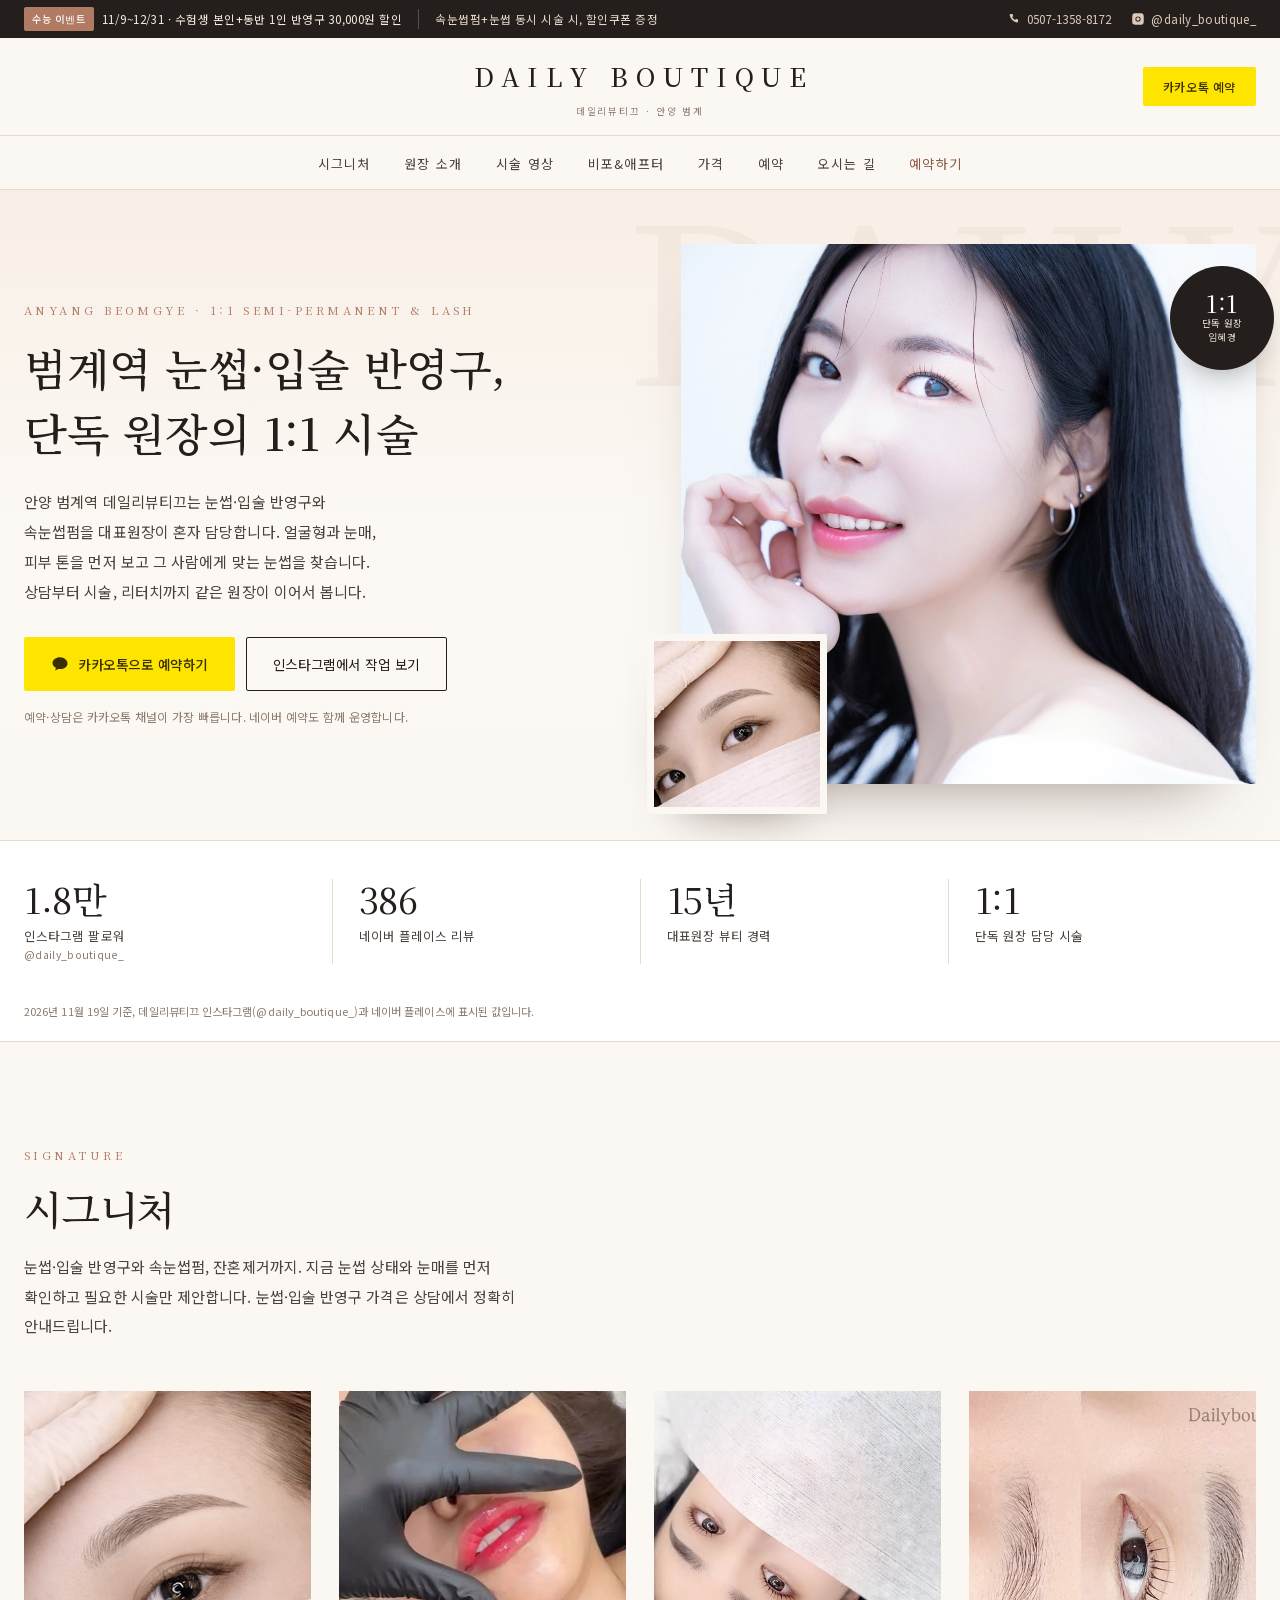
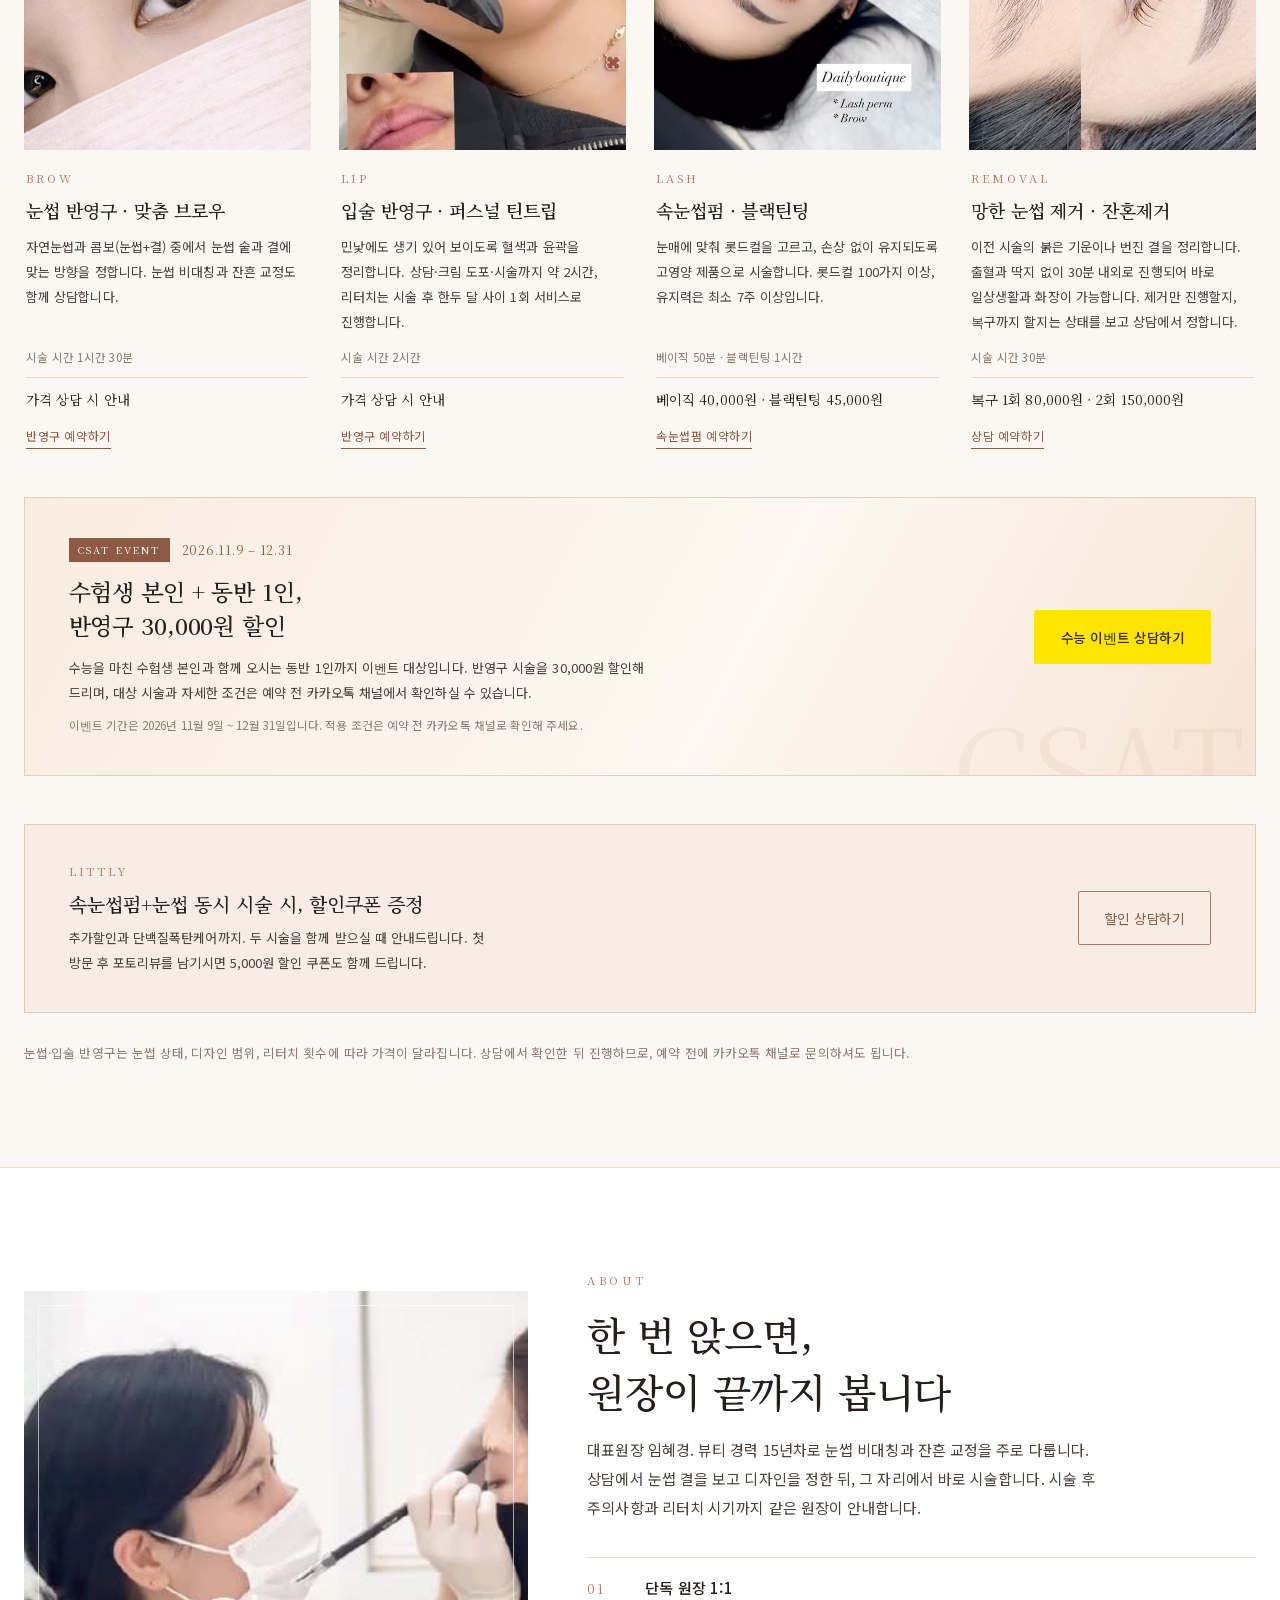
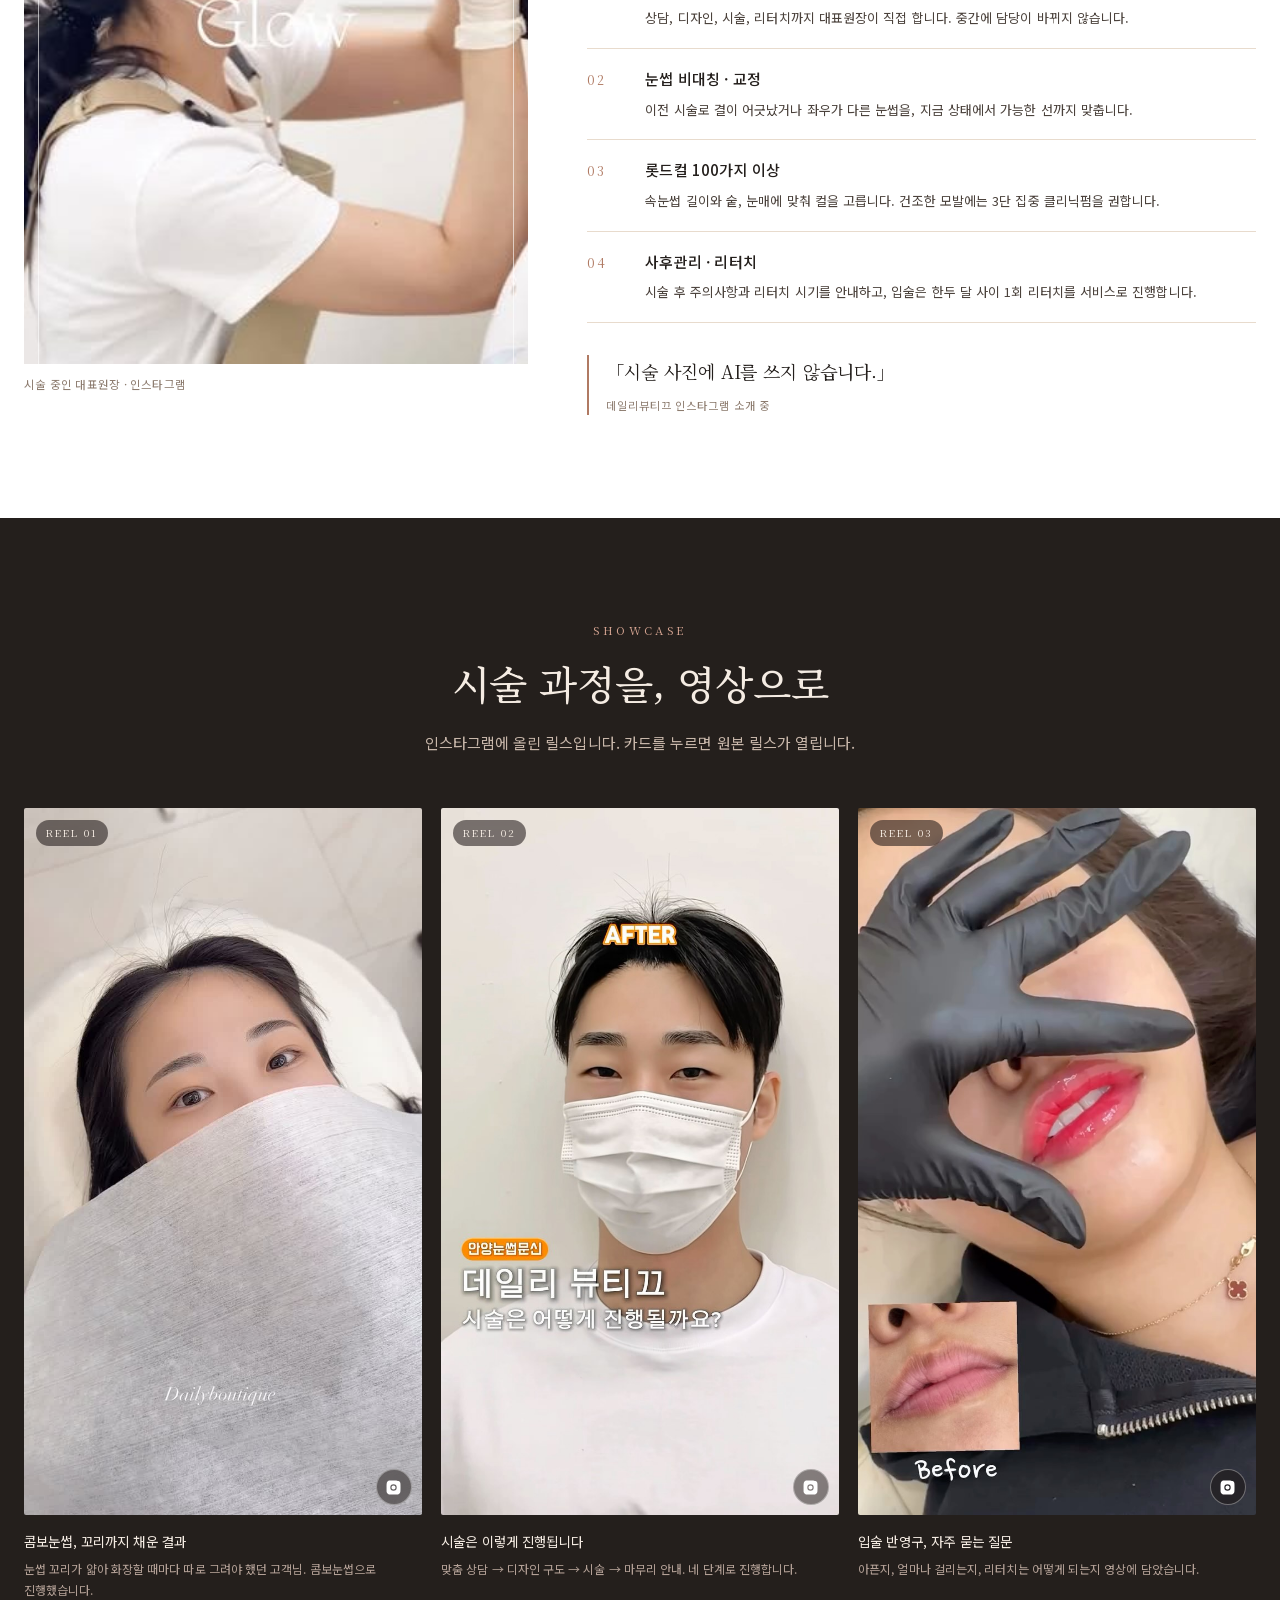
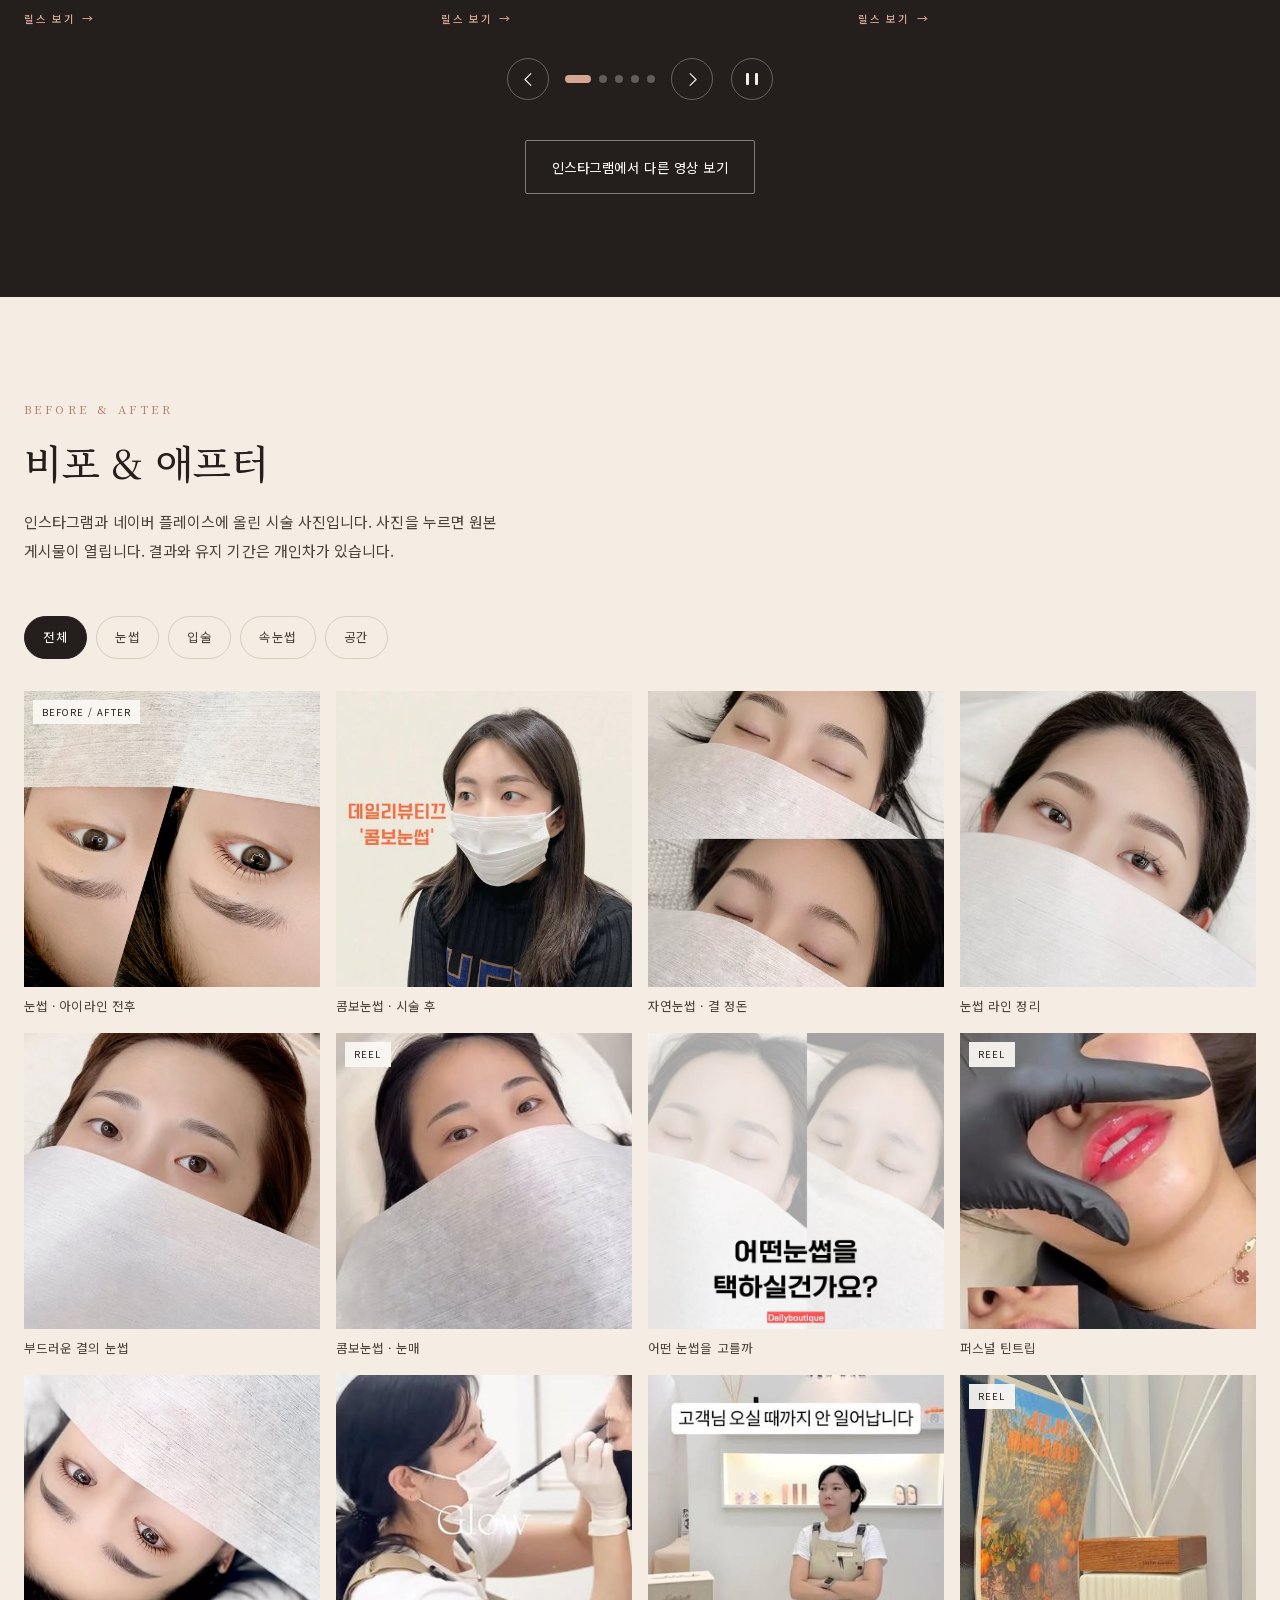
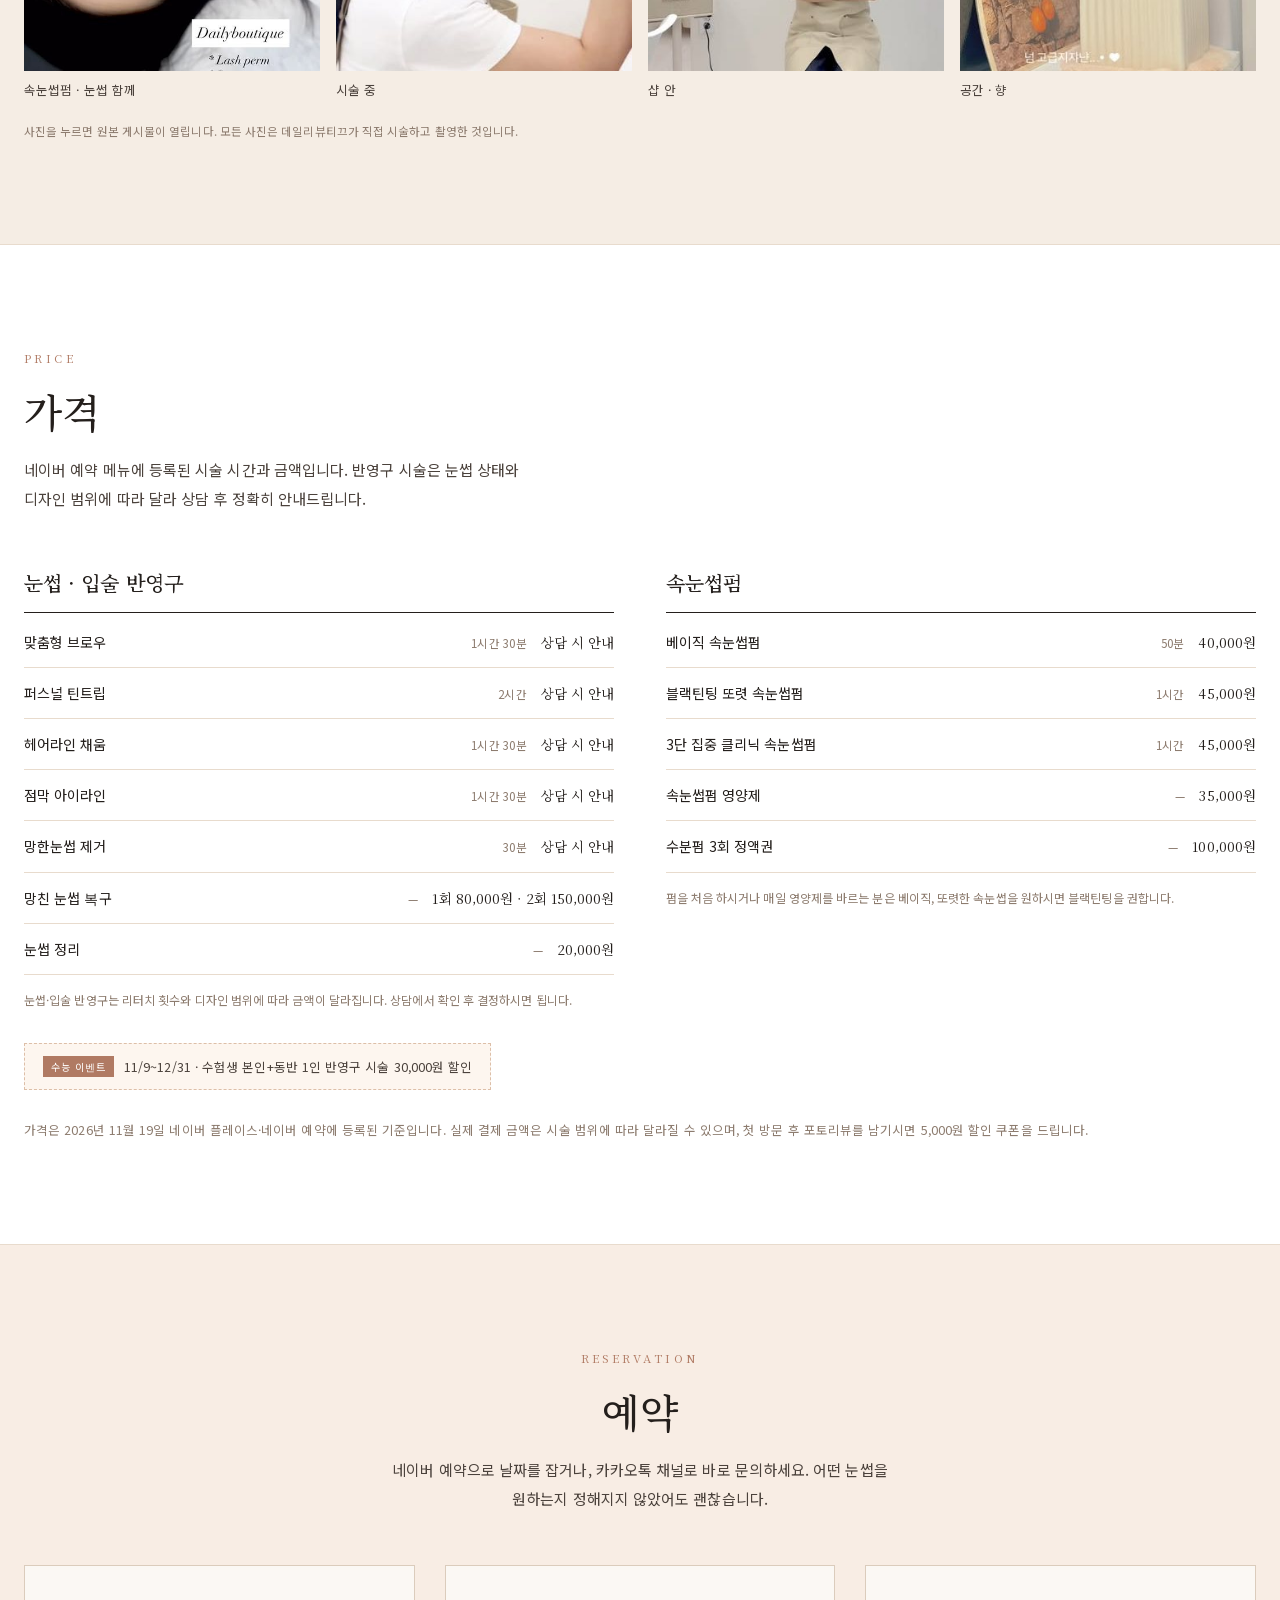
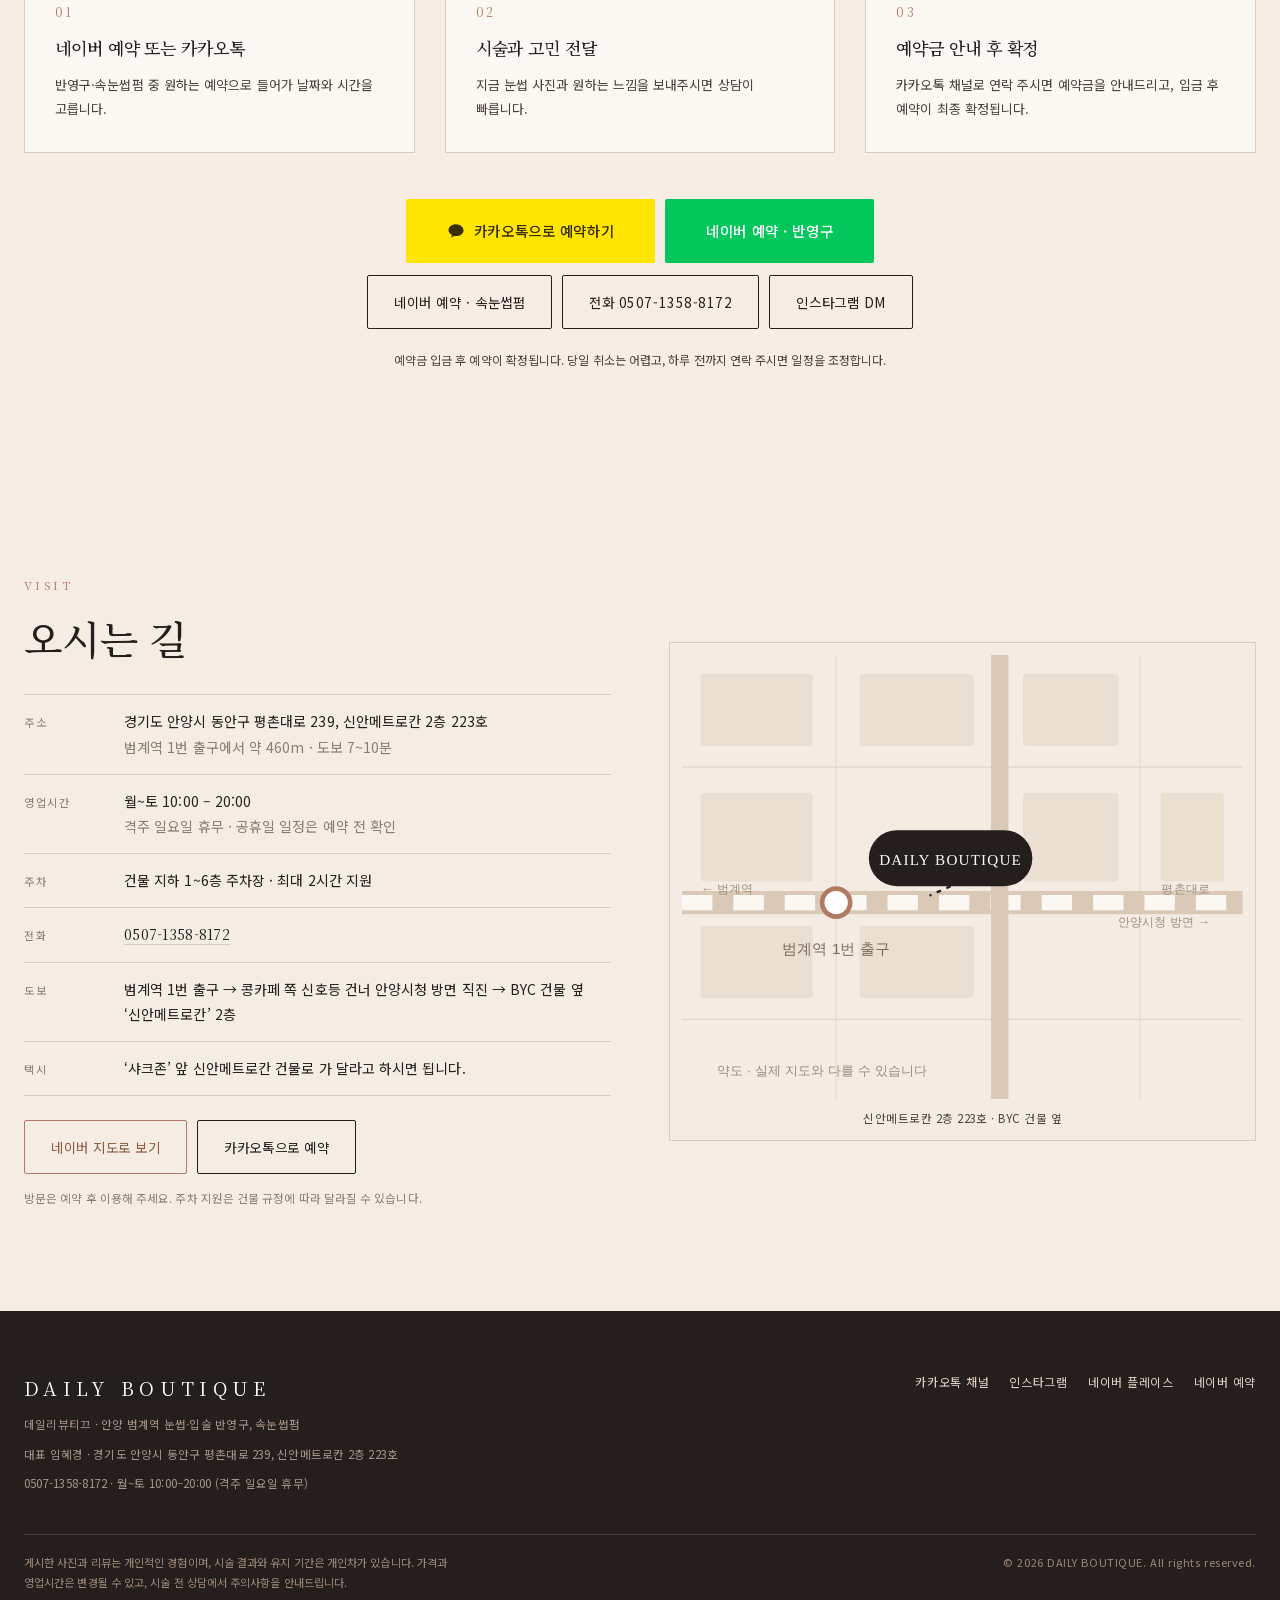
<file: index.html>
<!DOCTYPE html>
<html lang="ko" class="no-js">
<head>
<meta charset="utf-8">
<meta name="viewport" content="width=device-width, initial-scale=1">
<title>데일리뷰티끄｜안양 범계역 눈썹·입술 반영구 &amp; 속눈썹펌</title>
<meta name="description" content="안양 범계역 눈썹·입술 반영구, 속눈썹펌. 대표원장이 1:1로 상담부터 시술·리터치까지 담당하는 데일리뷰티끄 범계점입니다. 월~토 10:00–20:00(격주 일요일 휴무), 무료 주차. 네이버 예약·카카오톡 채널로 예약하세요.">
<meta name="keywords" content="안양눈썹문신, 범계눈썹문신, 안양입술문신, 안양속눈썹펌, 범계속눈썹펌, 남자눈썹문신, 데일리뷰티끄">
<meta name="theme-color" content="#fbf8f4">
<meta name="author" content="데일리뷰티끄">
<link rel="canonical" href="https://snow196830-stack.github.io/dailyboutique/">
<meta property="og:type" content="website">
<meta property="og:site_name" content="데일리뷰티끄">
<meta property="og:title" content="데일리뷰티끄｜안양 범계역 눈썹·입술 반영구 &amp; 속눈썹펌">
<meta property="og:description" content="대표원장이 1:1로 담당하는 안양 범계역 눈썹·입술 반영구, 속눈썹펌. 상담부터 시술·리터치까지 같은 원장이 봅니다.">
<meta property="og:image" content="https://snow196830-stack.github.io/dailyboutique/assets/og-image.jpg">
<meta property="og:image:width" content="1200">
<meta property="og:image:height" content="630">
<meta property="og:url" content="https://snow196830-stack.github.io/dailyboutique/">
<meta property="og:locale" content="ko_KR">
<meta name="twitter:card" content="summary_large_image">
<meta name="twitter:title" content="데일리뷰티끄｜안양 범계역 눈썹·입술 반영구 &amp; 속눈썹펌">
<meta name="twitter:description" content="대표원장이 1:1로 담당하는 안양 범계역 눈썹·입술 반영구, 속눈썹펌.">
<meta name="twitter:image" content="https://snow196830-stack.github.io/dailyboutique/assets/og-image.jpg">
<link rel="icon" href="data:image/svg+xml,%3Csvg xmlns='http://www.w3.org/2000/svg' viewBox='0 0 64 64'%3E%3Crect width='64' height='64' rx='14' fill='%23241f1c'/%3E%3Ctext x='32' y='44' font-family='Georgia,serif' font-size='30' fill='%23f6ece2' text-anchor='middle'%3ED%3C/text%3E%3C/svg%3E">
<link rel="preload" href="assets/fonts/serif-500.woff2" as="font" type="font/woff2" crossorigin>
<link rel="preload" href="assets/fonts/sans-400.woff2" as="font" type="font/woff2" crossorigin>
<link rel="stylesheet" href="assets/fonts/fonts.css">
<script>document.documentElement.className=document.documentElement.className.replace("no-js","js");</script>
<link rel="stylesheet" href="styles.css">
<script type="application/ld+json">
{
  "@context": "https://schema.org",
  "@type": "BeautySalon",
  "name": "데일리뷰티끄 범계점",
  "alternateName": "DAILY BOUTIQUE",
  "description": "안양 범계역 눈썹·입술 반영구, 속눈썹펌. 대표원장이 1:1로 담당합니다. 월~토 10:00–20:00, 격주 일요일 휴무.",
  "url": "https://snow196830-stack.github.io/dailyboutique/",
  "image": "https://snow196830-stack.github.io/dailyboutique/assets/og-image.jpg",
  "telephone": "+82-507-1358-8172",
  "priceRange": "₩35,000 - ₩150,000",
  "address": {
    "@type": "PostalAddress",
    "streetAddress": "평촌대로 239, 신안메트로칸 2층 223호",
    "addressLocality": "안양시 동안구",
    "addressRegion": "경기도",
    "addressCountry": "KR"
  },
  "openingHoursSpecification": [{
    "@type": "OpeningHoursSpecification",
    "dayOfWeek": ["Monday","Tuesday","Wednesday","Thursday","Friday","Saturday"],
    "opens": "10:00",
    "closes": "20:00"
  }],
  "sameAs": ["https://www.instagram.com/daily_boutique_/", "https://naver.me/54LPjPc4"]
}
</script>
</head>
<body>
<a class="skip-link" href="#main">본문으로 건너뛰기</a>

<!-- ============ UTILITY BAR ============ -->
<div class="util-bar">
  <div class="container util-bar__inner">
    <div class="util-bar__left">
      <a class="util-bar__event" data-event-bar data-link="kakao" href="https://pf.kakao.com/_ikxhMK" target="_blank" rel="noopener">
        <span class="util-bar__tag" data-content="event.tag">수능 이벤트</span>
        <span class="util-bar__event-txt" data-content="event.barText">11/9~12/31 · 수험생 본인+동반 1인 반영구 30,000원 할인</span>
      </a>
      <p class="util-bar__note" data-content="notice.text">속눈썹펌+눈썹 동시 시술 시, 할인쿠폰 증정</p>
    </div>
    <div class="util-bar__right">
      <a class="util-link" data-link="phone" href="tel:050713588172">
        <svg viewBox="0 0 24 24" aria-hidden="true" class="ico"><path d="M6.6 3.5h2.8l1.4 3.6-2 1.3a11 11 0 0 0 5.3 5.3l1.3-2 3.6 1.4v2.8a2 2 0 0 1-2.2 2A16.5 16.5 0 0 1 4.6 5.7a2 2 0 0 1 2-2.2Z"/></svg>
        <span>0507-1358-8172</span>
      </a>
      <a class="util-link" data-link="instagram" href="https://www.instagram.com/daily_boutique_/" target="_blank" rel="noopener">
        <svg viewBox="0 0 24 24" aria-hidden="true" class="ico"><path d="M12 2.2c3.2 0 3.6 0 4.9.1 1.2.1 1.8.3 2.2.4.6.2 1 .5 1.4.9.4.4.7.8.9 1.4.2.4.4 1 .4 2.2.1 1.3.1 1.7.1 4.9s0 3.6-.1 4.9c-.1 1.2-.3 1.8-.4 2.2-.2.6-.5 1-.9 1.4-.4.4-.8.7-1.4.9-.4.2-1 .4-2.2.4-1.3.1-1.7.1-4.9.1s-3.6 0-4.9-.1c-1.2-.1-1.8-.3-2.2-.4-.6-.2-1-.5-1.4-.9-.4-.4-.7-.8-.9-1.4-.2-.4-.4-1-.4-2.2-.1-1.3-.1-1.7-.1-4.9s0-3.6.1-4.9c.1-1.2.3-1.8.4-2.2.2-.6.5-1 .9-1.4.4-.4.8-.7 1.4-.9.4-.2 1-.4 2.2-.4 1.3-.1 1.7-.1 4.9-.1Zm0 5.3a4.5 4.5 0 1 0 0 9 4.5 4.5 0 0 0 0-9Zm0 7.4a2.9 2.9 0 1 1 0-5.8 2.9 2.9 0 0 1 0 5.8Zm5.7-7.6a1.05 1.05 0 1 1-2.1 0 1.05 1.05 0 0 1 2.1 0Z"/></svg>
        <span>@daily_boutique_</span>
      </a>
    </div>
  </div>
</div>

<!-- ============ HEADER ============ -->
<header class="site-header" id="siteHeader">
  <div class="container header-inner">
    <button type="button" class="burger" id="burger" aria-expanded="false" aria-controls="gnb" aria-label="메뉴 열기">
      <span></span><span></span><span></span>
    </button>
    <a class="logo" href="#top">
      <span class="logo__mark">DAILY BOUTIQUE</span>
      <span class="logo__sub">데일리뷰티끄 · 안양 범계</span>
    </a>
    <a class="header-cta" data-link="kakao" href="https://pf.kakao.com/_ikxhMK" target="_blank" rel="noopener">카카오톡 예약</a>
  </div>
  <nav class="gnb" id="gnb" aria-label="주요 메뉴">
    <ul class="gnb__list">
      <li><a href="#signature">시그니처</a></li>
      <li><a href="#about">원장 소개</a></li>
      <li><a href="#showcase">시술 영상</a></li>
      <li><a href="#gallery">비포&amp;애프터</a></li>
      <li><a href="#price">가격</a></li>
      <li><a href="#reserve">예약</a></li>
      <li><a href="#visit">오시는 길</a></li>
      <li class="gnb__cta"><a data-link="kakao" href="https://pf.kakao.com/_ikxhMK" target="_blank" rel="noopener">예약하기</a></li>
    </ul>
  </nav>
</header>

<main id="main">
  <span id="top"></span>

  <!-- ============ HERO ============ -->
  <section class="hero">
    <div class="hero__watermark" aria-hidden="true">DAILY</div>
    <div class="container hero__grid">
      <div class="hero__copy">
        <p class="eyebrow" data-content="hero.eyebrow">ANYANG BEOMGYE · 1:1 SEMI-PERMANENT &amp; LASH</p>
        <h1 class="hero__title" data-content="hero.title">범계역 눈썹·입술 반영구,<br>단독 원장의 1:1 시술</h1>
        <p class="hero__lead" data-content="hero.lead">안양 범계역 데일리뷰티끄는 눈썹·입술 반영구와 속눈썹펌을 대표원장이 혼자 담당합니다. 얼굴형과 눈매, 피부 톤을 먼저 보고 그 사람에게 맞는 눈썹을 찾습니다. 상담부터 시술, 리터치까지 같은 원장이 이어서 봅니다.</p>
        <div class="hero__actions">
          <a class="btn btn--primary" data-link="kakao" href="https://pf.kakao.com/_ikxhMK" target="_blank" rel="noopener">
            <svg viewBox="0 0 24 24" aria-hidden="true" class="ico ico--kakao"><path d="M12 3C6.5 3 2 6.4 2 10.6c0 2.7 1.8 5 4.6 6.5l-1 3.6 4-2.1c.8.1 1.6.2 2.4.2 5.5 0 10-3.4 10-7.6S17.5 3 12 3Z"/></svg>
            <span>카카오톡으로 예약하기</span>
          </a>
          <a class="btn btn--ghost" data-link="instagram" href="https://www.instagram.com/daily_boutique_/" target="_blank" rel="noopener">인스타그램에서 작업 보기</a>
        </div>
        <p class="hero__note" data-content="hero.note">예약·상담은 카카오톡 채널이 가장 빠릅니다. 네이버 예약도 함께 운영합니다.</p>
      </div>
      <figure class="hero__media">
        <img src="assets/hero-portrait.jpg" alt="데일리뷰티끄 대표원장 임혜경" width="1100" height="1374" fetchpriority="high" data-img="hero.image" data-img-alt="hero.imageAlt">
        <img class="hero__inset" src="assets/hero-inset.jpg" alt="눈썹 반영구 시술 결과" width="560" height="560" fetchpriority="high">
        <figcaption class="hero__badge">
          <span class="hero__badge-num" data-content="hero.badgeNum">1:1</span>
          <span class="hero__badge-txt" data-content="hero.badgeTxt">단독 원장<br>임혜경</span>
        </figcaption>
      </figure>
    </div>
  </section>

  <!-- ============ STATS ============ -->
  <section class="stats" aria-label="데일리뷰티끄 숫자로 보기">
    <div class="container stats__grid" id="statsGrid">
      <div class="stat"><p class="stat__num">1.8만</p><p class="stat__label">인스타그램 팔로워<small>@daily_boutique_</small></p></div>
      <div class="stat"><p class="stat__num">386</p><p class="stat__label">네이버 플레이스 리뷰</p></div>
      <div class="stat"><p class="stat__num">15년</p><p class="stat__label">대표원장 뷰티 경력</p></div>
      <div class="stat"><p class="stat__num">1:1</p><p class="stat__label">단독 원장 담당 시술</p></div>
    </div>
    <p class="container stats__foot" data-content="statsFoot">2026년 11월 19일 기준, 데일리뷰티끄 인스타그램(@daily_boutique_)과 네이버 플레이스에 표시된 값입니다.</p>
  </section>

  <!-- ============ SIGNATURE ============ -->
  <section class="section" id="signature">
    <div class="container">
      <header class="section__head">
        <p class="eyebrow">SIGNATURE</p>
        <h2 class="section__title" data-content="menu.title">시그니처</h2>
        <p class="section__lead" data-content="menu.lead">눈썹·입술 반영구와 속눈썹펌, 잔혼제거까지. 지금 눈썹 상태와 눈매를 먼저 확인하고 필요한 시술만 제안합니다. 눈썹·입술 반영구 가격은 상담에서 정확히 안내드립니다.</p>
      </header>

      <div class="cards" id="menuCards">
        <article class="card reveal">
          <div class="card__media"><img src="assets/menu-brow.jpg" alt="눈썹 반영구 시술 결과" width="618" height="773" loading="lazy"></div>
          <div class="card__body">
            <p class="card__en">Brow</p>
            <h3 class="card__name">눈썹 반영구 · 맞춤 브로우</h3>
            <p class="card__desc">자연눈썹과 콤보(눈썹+결) 중에서 눈썹 숱과 결에 맞는 방향을 정합니다. 눈썹 비대칭과 잔흔 교정도 함께 상담합니다.</p>
            <p class="card__meta">시술 시간 1시간 30분</p>
            <p class="card__price">가격 상담 시 안내</p>
            <a class="card__link" data-link="book-brow" href="https://booking.naver.com/booking/13/bizes/1357067/items/7426344" target="_blank" rel="noopener">반영구 예약하기</a>
          </div>
        </article>

        <article class="card reveal">
          <div class="card__media"><img src="assets/menu-lip.jpg" alt="입술 반영구 시술 결과" width="360" height="450" loading="lazy"></div>
          <div class="card__body">
            <p class="card__en">Lip</p>
            <h3 class="card__name">입술 반영구 · 퍼스널 틴트립</h3>
            <p class="card__desc">민낯에도 생기 있어 보이도록 혈색과 윤곽을 정리합니다. 상담·크림 도포·시술까지 약 2시간, 리터치는 시술 후 한두 달 사이 1회 서비스로 진행합니다.</p>
            <p class="card__meta">시술 시간 2시간</p>
            <p class="card__price">가격 상담 시 안내</p>
            <a class="card__link" data-link="book-brow" href="https://booking.naver.com/booking/13/bizes/1357067/items/7426344" target="_blank" rel="noopener">반영구 예약하기</a>
          </div>
        </article>

        <article class="card reveal">
          <div class="card__media"><img src="assets/menu-lash.jpg" alt="속눈썹펌 시술 결과" width="512" height="640" loading="lazy"></div>
          <div class="card__body">
            <p class="card__en">Lash</p>
            <h3 class="card__name">속눈썹펌 · 블랙틴팅</h3>
            <p class="card__desc">눈매에 맞춰 롯드컬을 고르고, 손상 없이 유지되도록 고영양 제품으로 시술합니다. 롯드컬 100가지 이상, 유지력은 최소 7주 이상입니다.</p>
            <p class="card__meta">베이직 50분 · 블랙틴팅 1시간</p>
            <p class="card__price">베이직 40,000원 · 블랙틴팅 45,000원</p>
            <a class="card__link" data-link="book-lash" href="https://booking.naver.com/booking/13/bizes/1357067/items/7426378" target="_blank" rel="noopener">속눈썹펌 예약하기</a>
          </div>
        </article>

        <article class="card reveal">
          <div class="card__media"><img src="assets/menu-removal.jpg" alt="잔혼제거 전후 눈썹" width="443" height="554" loading="lazy"></div>
          <div class="card__body">
            <p class="card__en">Removal</p>
            <h3 class="card__name">망한 눈썹 제거 · 잔혼제거</h3>
            <p class="card__desc">이전 시술의 붉은 기운이나 번진 결을 정리합니다. 출혈과 딱지 없이 30분 내외로 진행되어 바로 일상생활과 화장이 가능합니다. 제거만 진행할지, 복구까지 할지는 상태를 보고 상담에서 정합니다.</p>
            <p class="card__meta">시술 시간 30분</p>
            <p class="card__price">복구 1회 80,000원 · 2회 150,000원</p>
            <a class="card__link" data-link="book-brow" href="https://booking.naver.com/booking/13/bizes/1357067/items/7426344" target="_blank" rel="noopener">상담 예약하기</a>
          </div>
        </article>
      </div>

      <div class="event reveal" id="eventPromo">
        <div class="event__body">
          <p class="event__head">
            <span class="event__label" data-content="event.label">CSAT EVENT</span>
            <span class="event__period" data-content="event.period">2026.11.9 – 12.31</span>
          </p>
          <h3 class="event__title" data-content="event.title">수험생 본인 + 동반 1인,<br>반영구 30,000원 할인</h3>
          <p class="event__desc" data-content="event.desc">수능을 마친 수험생 본인과 함께 오시는 동반 1인까지 이벤트 대상입니다. 반영구 시술을 30,000원 할인해 드리며, 대상 시술과 자세한 조건은 예약 전 카카오톡 채널에서 확인하실 수 있습니다.</p>
          <p class="event__note" data-content="event.note">이벤트 기간은 2026년 11월 9일 ~ 12월 31일입니다. 적용 조건은 예약 전 카카오톡 채널로 확인해 주세요.</p>
        </div>
        <div class="event__cta">
          <a class="btn btn--primary" data-link="kakao" href="https://pf.kakao.com/_ikxhMK" target="_blank" rel="noopener"><span data-content="event.ctaText">수능 이벤트 상담하기</span></a>
        </div>
      </div>

      <div class="promo reveal">
        <div class="promo__txt">
          <p class="promo__en">Littly</p>
          <h3 class="promo__title">속눈썹펌+눈썹 동시 시술 시, 할인쿠폰 증정</h3>
          <p class="promo__desc">추가할인과 단백질폭탄케어까지. 두 시술을 함께 받으실 때 안내드립니다. 첫 방문 후 포토리뷰를 남기시면 5,000원 할인 쿠폰도 함께 드립니다.</p>
        </div>
        <a class="btn btn--outline" data-link="kakao" href="https://pf.kakao.com/_ikxhMK" target="_blank" rel="noopener">할인 상담하기</a>
      </div>

      <p class="section__fine">눈썹·입술 반영구는 눈썹 상태, 디자인 범위, 리터치 횟수에 따라 가격이 달라집니다. 상담에서 확인한 뒤 진행하므로, 예약 전에 카카오톡 채널로 문의하셔도 됩니다.</p>
    </div>
  </section>

  <!-- ============ ABOUT ============ -->
  <section class="section section--about" id="about">
    <div class="container about__grid">
      <figure class="about__media reveal">
        <img src="assets/about-procedure.jpg" alt="시술 중인 데일리뷰티끄 대표원장" width="361" height="481" loading="lazy" data-img="about.image" data-img-alt="about.imageAlt">
        <figcaption data-content="about.caption">시술 중인 대표원장 · 인스타그램</figcaption>
      </figure>
      <div class="about__copy">
        <p class="eyebrow">ABOUT</p>
        <h2 class="section__title" data-content="about.title">한 번 앉으면,<br>원장이 끝까지 봅니다</h2>
        <p class="section__lead" data-content="about.lead">대표원장 임혜경. 뷰티 경력 15년차로 눈썹 비대칭과 잔흔 교정을 주로 다룹니다. 상담에서 눈썹 결을 보고 디자인을 정한 뒤, 그 자리에서 바로 시술합니다. 시술 후 주의사항과 리터치 시기까지 같은 원장이 안내합니다.</p>
        <ul class="pillars" id="aboutPillars">
          <li>
            <span class="pillars__num">01</span>
            <div><h3>단독 원장 1:1</h3><p>상담, 디자인, 시술, 리터치까지 대표원장이 직접 합니다. 중간에 담당이 바뀌지 않습니다.</p></div>
          </li>
          <li>
            <span class="pillars__num">02</span>
            <div><h3>눈썹 비대칭 · 교정</h3><p>이전 시술로 결이 어긋났거나 좌우가 다른 눈썹을, 지금 상태에서 가능한 선까지 맞춥니다.</p></div>
          </li>
          <li>
            <span class="pillars__num">03</span>
            <div><h3>롯드컬 100가지 이상</h3><p>속눈썹 길이와 숱, 눈매에 맞춰 컬을 고릅니다. 건조한 모발에는 3단 집중 클리닉펌을 권합니다.</p></div>
          </li>
          <li>
            <span class="pillars__num">04</span>
            <div><h3>사후관리 · 리터치</h3><p>시술 후 주의사항과 리터치 시기를 안내하고, 입술은 한두 달 사이 1회 리터치를 서비스로 진행합니다.</p></div>
          </li>
        </ul>
        <blockquote class="about__quote">
          <p data-content="about.quote">「시술 사진에 AI를 쓰지 않습니다.」</p>
          <cite data-content="about.quoteSrc">데일리뷰티끄 인스타그램 소개 중</cite>
        </blockquote>
      </div>
    </div>
  </section>

  <!-- ============ SHOWCASE / REELS ============ -->
  <section class="section section--showcase" id="showcase">
    <div class="container">
      <header class="section__head section__head--center">
        <p class="eyebrow">SHOWCASE</p>
        <h2 class="section__title" data-content="showcase.title">시술 과정을, 영상으로</h2>
        <p class="section__lead" data-content="showcase.lead">인스타그램에 올린 릴스입니다. 카드를 누르면 원본 릴스가 열립니다.</p>
      </header>
      <div class="reels reveal" id="reels" data-autoplay="5200">
        <div class="reels__viewport" id="reelViewport" tabindex="0" role="group" aria-roledescription="캐러셀" aria-label="인스타그램 릴스">
          <ul class="reels__track" id="reelTrack" role="list">
            <li class="reels__slide" role="listitem">
              <a class="reel" href="https://www.instagram.com/reel/DfNA-x4vOdj/" target="_blank" rel="noopener" aria-label="콤보눈썹 결과 릴스 보기">
                <span class="reel__media">
                  <video class="reel__video" src="assets/reels/DfNA-x4vOdj.mp4" poster="assets/reels/DfNA-x4vOdj.jpg" width="720" height="1280" muted loop playsinline preload="metadata" aria-hidden="true" tabindex="-1"></video>
                  <span class="reel__no">REEL 01</span>
                  <span class="reel__ig" aria-hidden="true"><svg viewBox="0 0 24 24"><path d="M12 2.2c3.2 0 3.6 0 4.9.1 1.2.1 1.8.3 2.2.4.6.2 1 .5 1.4.9.4.4.7.8.9 1.4.2.4.4 1 .4 2.2.1 1.3.1 1.7.1 4.9s0 3.6-.1 4.9c-.1 1.2-.3 1.8-.4 2.2-.2.6-.5 1-.9 1.4-.4.4-.8.7-1.4.9-.4.2-1 .4-2.2.4-1.3.1-1.7.1-4.9.1s-3.6 0-4.9-.1c-1.2-.1-1.8-.3-2.2-.4-.6-.2-1-.5-1.4-.9-.4-.4-.7-.8-.9-1.4-.2-.4-.4-1-.4-2.2C2.2 15.6 2.2 15.2 2.2 12s0-3.6.1-4.9c.1-1.2.3-1.8.4-2.2.2-.6.5-1 .9-1.4.4-.4.8-.7 1.4-.9.4-.2 1-.4 2.2-.4C8.4 2.2 8.8 2.2 12 2.2Zm0 5.3a4.5 4.5 0 1 0 0 9 4.5 4.5 0 0 0 0-9Zm0 7.4a2.9 2.9 0 1 1 0-5.8 2.9 2.9 0 0 1 0 5.8Zm5.7-7.6a1.05 1.05 0 1 1-2.1 0 1.05 1.05 0 0 1 2.1 0Z"/></svg></span>
                </span>
                <span class="reel__meta">
                  <span class="reel__t">콤보눈썹, 꼬리까지 채운 결과</span>
                  <span class="reel__d">눈썹 꼬리가 얇아 화장할 때마다 따로 그려야 했던 고객님. 콤보눈썹으로 진행했습니다.</span>
                  <span class="reel__cta">릴스 보기</span>
                </span>
              </a>
            </li>
            <li class="reels__slide" role="listitem">
              <a class="reel" href="https://www.instagram.com/reel/DJEDdN0Tvyo/" target="_blank" rel="noopener" aria-label="시술 진행 순서 릴스 보기">
                <span class="reel__media">
                  <video class="reel__video" src="assets/reels/DJEDdN0Tvyo.mp4" poster="assets/reels/DJEDdN0Tvyo.jpg" width="720" height="1280" muted loop playsinline preload="metadata" aria-hidden="true" tabindex="-1"></video>
                  <span class="reel__no">REEL 02</span>
                  <span class="reel__ig" aria-hidden="true"><svg viewBox="0 0 24 24"><path d="M12 2.2c3.2 0 3.6 0 4.9.1 1.2.1 1.8.3 2.2.4.6.2 1 .5 1.4.9.4.4.7.8.9 1.4.2.4.4 1 .4 2.2.1 1.3.1 1.7.1 4.9s0 3.6-.1 4.9c-.1 1.2-.3 1.8-.4 2.2-.2.6-.5 1-.9 1.4-.4.4-.8.7-1.4.9-.4.2-1 .4-2.2.4-1.3.1-1.7.1-4.9.1s-3.6 0-4.9-.1c-1.2-.1-1.8-.3-2.2-.4-.6-.2-1-.5-1.4-.9-.4-.4-.7-.8-.9-1.4-.2-.4-.4-1-.4-2.2C2.2 15.6 2.2 15.2 2.2 12s0-3.6.1-4.9c.1-1.2.3-1.8.4-2.2.2-.6.5-1 .9-1.4.4-.4.8-.7 1.4-.9.4-.2 1-.4 2.2-.4C8.4 2.2 8.8 2.2 12 2.2Zm0 5.3a4.5 4.5 0 1 0 0 9 4.5 4.5 0 0 0 0-9Zm0 7.4a2.9 2.9 0 1 1 0-5.8 2.9 2.9 0 0 1 0 5.8Zm5.7-7.6a1.05 1.05 0 1 1-2.1 0 1.05 1.05 0 0 1 2.1 0Z"/></svg></span>
                </span>
                <span class="reel__meta">
                  <span class="reel__t">시술은 이렇게 진행됩니다</span>
                  <span class="reel__d">맞춤 상담 → 디자인 구도 → 시술 → 마무리 안내. 네 단계로 진행합니다.</span>
                  <span class="reel__cta">릴스 보기</span>
                </span>
              </a>
            </li>
            <li class="reels__slide" role="listitem">
              <a class="reel" href="https://www.instagram.com/reel/DZU5_5_vWbV/" target="_blank" rel="noopener" aria-label="입술 반영구 자주 묻는 질문 릴스 보기">
                <span class="reel__media">
                  <video class="reel__video" src="assets/reels/DZU5_5_vWbV.mp4" poster="assets/reels/DZU5_5_vWbV.jpg" width="720" height="1280" muted loop playsinline preload="metadata" aria-hidden="true" tabindex="-1"></video>
                  <span class="reel__no">REEL 03</span>
                  <span class="reel__ig" aria-hidden="true"><svg viewBox="0 0 24 24"><path d="M12 2.2c3.2 0 3.6 0 4.9.1 1.2.1 1.8.3 2.2.4.6.2 1 .5 1.4.9.4.4.7.8.9 1.4.2.4.4 1 .4 2.2.1 1.3.1 1.7.1 4.9s0 3.6-.1 4.9c-.1 1.2-.3 1.8-.4 2.2-.2.6-.5 1-.9 1.4-.4.4-.8.7-1.4.9-.4.2-1 .4-2.2.4-1.3.1-1.7.1-4.9.1s-3.6 0-4.9-.1c-1.2-.1-1.8-.3-2.2-.4-.6-.2-1-.5-1.4-.9-.4-.4-.7-.8-.9-1.4-.2-.4-.4-1-.4-2.2C2.2 15.6 2.2 15.2 2.2 12s0-3.6.1-4.9c.1-1.2.3-1.8.4-2.2.2-.6.5-1 .9-1.4.4-.4.8-.7 1.4-.9.4-.2 1-.4 2.2-.4C8.4 2.2 8.8 2.2 12 2.2Zm0 5.3a4.5 4.5 0 1 0 0 9 4.5 4.5 0 0 0 0-9Zm0 7.4a2.9 2.9 0 1 1 0-5.8 2.9 2.9 0 0 1 0 5.8Zm5.7-7.6a1.05 1.05 0 1 1-2.1 0 1.05 1.05 0 0 1 2.1 0Z"/></svg></span>
                </span>
                <span class="reel__meta">
                  <span class="reel__t">입술 반영구, 자주 묻는 질문</span>
                  <span class="reel__d">아픈지, 얼마나 걸리는지, 리터치는 어떻게 되는지 영상에 담았습니다.</span>
                  <span class="reel__cta">릴스 보기</span>
                </span>
              </a>
            </li>
            <li class="reels__slide" role="listitem">
              <a class="reel" href="https://www.instagram.com/reel/DNAoCwGT_rd/" target="_blank" rel="noopener" aria-label="튀어진 눈썹 지우기 릴스 보기">
                <span class="reel__media">
                  <video class="reel__video" src="assets/reels/DNAoCwGT_rd.mp4" poster="assets/reels/DNAoCwGT_rd.jpg" width="720" height="1280" muted loop playsinline preload="metadata" aria-hidden="true" tabindex="-1"></video>
                  <span class="reel__no">REEL 04</span>
                  <span class="reel__ig" aria-hidden="true"><svg viewBox="0 0 24 24"><path d="M12 2.2c3.2 0 3.6 0 4.9.1 1.2.1 1.8.3 2.2.4.6.2 1 .5 1.4.9.4.4.7.8.9 1.4.2.4.4 1 .4 2.2.1 1.3.1 1.7.1 4.9s0 3.6-.1 4.9c-.1 1.2-.3 1.8-.4 2.2-.2.6-.5 1-.9 1.4-.4.4-.8.7-1.4.9-.4.2-1 .4-2.2.4-1.3.1-1.7.1-4.9.1s-3.6 0-4.9-.1c-1.2-.1-1.8-.3-2.2-.4-.6-.2-1-.5-1.4-.9-.4-.4-.7-.8-.9-1.4-.2-.4-.4-1-.4-2.2C2.2 15.6 2.2 15.2 2.2 12s0-3.6.1-4.9c.1-1.2.3-1.8.4-2.2.2-.6.5-1 .9-1.4.4-.4.8-.7 1.4-.9.4-.2 1-.4 2.2-.4C8.4 2.2 8.8 2.2 12 2.2Zm0 5.3a4.5 4.5 0 1 0 0 9 4.5 4.5 0 0 0 0-9Zm0 7.4a2.9 2.9 0 1 1 0-5.8 2.9 2.9 0 0 1 0 5.8Zm5.7-7.6a1.05 1.05 0 1 1-2.1 0 1.05 1.05 0 0 1 2.1 0Z"/></svg></span>
                </span>
                <span class="reel__meta">
                  <span class="reel__t">튀어진 눈썹 지우기 · 잔혼제거</span>
                  <span class="reel__d">잔혼제거는 출혈과 딱지 없이 30분. 바로 화장하고 일상생활이 가능합니다.</span>
                  <span class="reel__cta">릴스 보기</span>
                </span>
              </a>
            </li>
            <li class="reels__slide" role="listitem">
              <a class="reel" href="https://www.instagram.com/reel/DfWPsXtPrXs/" target="_blank" rel="noopener" aria-label="샵 공간 릴스 보기">
                <span class="reel__media">
                  <video class="reel__video" src="assets/reels/DfWPsXtPrXs.mp4" poster="assets/reels/DfWPsXtPrXs.jpg" width="720" height="1280" muted loop playsinline preload="metadata" aria-hidden="true" tabindex="-1"></video>
                  <span class="reel__no">REEL 05</span>
                  <span class="reel__ig" aria-hidden="true"><svg viewBox="0 0 24 24"><path d="M12 2.2c3.2 0 3.6 0 4.9.1 1.2.1 1.8.3 2.2.4.6.2 1 .5 1.4.9.4.4.7.8.9 1.4.2.4.4 1 .4 2.2.1 1.3.1 1.7.1 4.9s0 3.6-.1 4.9c-.1 1.2-.3 1.8-.4 2.2-.2.6-.5 1-.9 1.4-.4.4-.8.7-1.4.9-.4.2-1 .4-2.2.4-1.3.1-1.7.1-4.9.1s-3.6 0-4.9-.1c-1.2-.1-1.8-.3-2.2-.4-.6-.2-1-.5-1.4-.9-.4-.4-.7-.8-.9-1.4-.2-.4-.4-1-.4-2.2C2.2 15.6 2.2 15.2 2.2 12s0-3.6.1-4.9c.1-1.2.3-1.8.4-2.2.2-.6.5-1 .9-1.4.4-.4.8-.7 1.4-.9.4-.2 1-.4 2.2-.4C8.4 2.2 8.8 2.2 12 2.2Zm0 5.3a4.5 4.5 0 1 0 0 9 4.5 4.5 0 0 0 0-9Zm0 7.4a2.9 2.9 0 1 1 0-5.8 2.9 2.9 0 0 1 0 5.8Zm5.7-7.6a1.05 1.05 0 1 1-2.1 0 1.05 1.05 0 0 1 2.1 0Z"/></svg></span>
                </span>
                <span class="reel__meta">
                  <span class="reel__t">문을 열면, 첫 향기부터</span>
                  <span class="reel__d">시술뿐 아니라 머무는 시간 전체가 기분 좋은 기억이 되도록 준비합니다.</span>
                  <span class="reel__cta">릴스 보기</span>
                </span>
              </a>
            </li>
          </ul>
        </div>
        <div class="reels__controls">
          <button type="button" class="reels__nav" id="reelPrev" aria-label="이전 릴스"><svg viewBox="0 0 24 24" aria-hidden="true"><path d="M15 4.5 7.5 12l7.5 7.5"/></svg></button>
          <div class="reels__dots" id="reelDots" role="group" aria-label="릴스 선택"></div>
          <button type="button" class="reels__nav" id="reelNext" aria-label="다음 릴스"><svg viewBox="0 0 24 24" aria-hidden="true"><path d="M9 4.5 16.5 12 9 19.5"/></svg></button>
          <button type="button" class="reels__toggle" id="reelToggle" aria-label="자동 넘김 멈춤" aria-pressed="false"><span class="reels__toggle-icon" aria-hidden="true"></span></button>
        </div>
      </div>
      <p class="showcase__more"><a class="btn btn--ghost btn--ghost-light" data-link="instagram" href="https://www.instagram.com/daily_boutique_/" target="_blank" rel="noopener">인스타그램에서 다른 영상 보기</a></p>
    </div>
  </section>

  <!-- ============ GALLERY ============ -->
  <section class="section section--gallery" id="gallery">
    <div class="container">
      <header class="section__head">
        <p class="eyebrow">BEFORE &amp; AFTER</p>
        <h2 class="section__title" data-content="gallery.title">비포 &amp; 애프터</h2>
        <p class="section__lead" data-content="gallery.lead">인스타그램과 네이버 플레이스에 올린 시술 사진입니다. 사진을 누르면 원본 게시물이 열립니다. 결과와 유지 기간은 개인차가 있습니다.</p>
      </header>

      <div class="filters" role="tablist" aria-label="사진 분류">
        <button type="button" class="chip is-active" data-filter="all" aria-selected="true">전체</button>
        <button type="button" class="chip" data-filter="brow" aria-selected="false">눈썹</button>
        <button type="button" class="chip" data-filter="lip" aria-selected="false">입술</button>
        <button type="button" class="chip" data-filter="lash" aria-selected="false">속눈썹</button>
        <button type="button" class="chip" data-filter="studio" aria-selected="false">공간</button>
      </div>

      <div class="gal" id="galGrid">
        <a class="gal__item reveal" data-cat="brow" href="https://naver.me/54LPjPc4" target="_blank" rel="noopener">
          <span class="gal__media"><img src="assets/g-brow-before-after.jpg" alt="눈썹과 아이라인 시술 전후 비교" width="1000" height="1000" loading="lazy"><span class="gal__tag">BEFORE / AFTER</span></span>
          <span class="gal__cap">눈썹 · 아이라인 전후</span>
        </a>
        <a class="gal__item reveal" data-cat="brow" href="https://www.instagram.com/daily_boutique_/p/DK1aVCHTF5u/" target="_blank" rel="noopener">
          <span class="gal__media"><img src="assets/g-brow-combo.jpg" alt="콤보눈썹 시술을 마친 고객" width="481" height="481" loading="lazy"></span>
          <span class="gal__cap">콤보눈썹 · 시술 후</span>
        </a>
        <a class="gal__item reveal" data-cat="brow" href="https://www.instagram.com/daily_boutique_/p/DQWM_PZkW44/" target="_blank" rel="noopener">
          <span class="gal__media"><img src="assets/g-brow-sheet.jpg" alt="눈썹 결을 정돈한 시술 결과" width="512" height="512" loading="lazy"></span>
          <span class="gal__cap">자연눈썹 · 결 정돈</span>
        </a>
        <a class="gal__item reveal" data-cat="brow" href="https://www.instagram.com/daily_boutique_/p/DRbqS9lEfS3/" target="_blank" rel="noopener">
          <span class="gal__media"><img src="assets/g-brow-natural.jpg" alt="눈썹 라인을 정리한 결과" width="640" height="640" loading="lazy"></span>
          <span class="gal__cap">눈썹 라인 정리</span>
        </a>
        <a class="gal__item reveal" data-cat="brow" href="https://www.instagram.com/daily_boutique_/p/DcM_GDuGUYO/" target="_blank" rel="noopener">
          <span class="gal__media"><img src="assets/g-brow-soft.jpg" alt="부드러운 결의 눈썹 시술 결과" width="480" height="480" loading="lazy"></span>
          <span class="gal__cap">부드러운 결의 눈썹</span>
        </a>
        <a class="gal__item reveal" data-cat="brow" href="https://www.instagram.com/reel/DfNA-x4vOdj/" target="_blank" rel="noopener">
          <span class="gal__media"><img src="assets/g-brow-eyes.jpg" alt="눈매에 맞춘 콤보눈썹" width="361" height="361" loading="lazy"><span class="gal__tag">REEL</span></span>
          <span class="gal__cap">콤보눈썹 · 눈매</span>
        </a>
        <a class="gal__item reveal" data-cat="brow" href="https://www.instagram.com/daily_boutique_/p/DL9crw_TUHS/" target="_blank" rel="noopener">
          <span class="gal__media"><img src="assets/g-brow-choice.jpg" alt="두 가지 눈썹 디자인 비교" width="640" height="640" loading="lazy"></span>
          <span class="gal__cap">어떤 눈썹을 고를까</span>
        </a>
        <a class="gal__item reveal" data-cat="lip" href="https://www.instagram.com/reel/DZU5_5_vWbV/" target="_blank" rel="noopener">
          <span class="gal__media"><img src="assets/g-lip.jpg" alt="퍼스널 틴트립 시술 전후" width="360" height="360" loading="lazy"><span class="gal__tag">REEL</span></span>
          <span class="gal__cap">퍼스널 틴트립</span>
        </a>
        <a class="gal__item reveal" data-cat="lash" href="https://www.instagram.com/daily_boutique_/p/DKgd004T7w7/" target="_blank" rel="noopener">
          <span class="gal__media"><img src="assets/g-lash.jpg" alt="속눈썹펌과 눈썹을 함께한 결과" width="512" height="512" loading="lazy"></span>
          <span class="gal__cap">속눈썹펌 · 눈썹 함께</span>
        </a>
        <a class="gal__item reveal" data-cat="studio" href="https://www.instagram.com/daily_boutique_/p/DP3SEa8EZ7r/" target="_blank" rel="noopener">
          <span class="gal__media"><img src="assets/g-procedure.jpg" alt="눈썹 시술 중인 모습" width="361" height="361" loading="lazy"></span>
          <span class="gal__cap">시술 중</span>
        </a>
        <a class="gal__item reveal" data-cat="studio" href="https://www.instagram.com/daily_boutique_/p/DOYH_t3kcJt/" target="_blank" rel="noopener">
          <span class="gal__media"><img src="assets/g-studio.jpg" alt="데일리뷰티끄 샵 내부" width="360" height="360" loading="lazy"></span>
          <span class="gal__cap">샵 안</span>
        </a>
        <a class="gal__item reveal" data-cat="studio" href="https://www.instagram.com/reel/DfWPsXtPrXs/" target="_blank" rel="noopener">
          <span class="gal__media"><img src="assets/g-studio-detail.jpg" alt="샵 안 디퓨저" width="360" height="360" loading="lazy"><span class="gal__tag">REEL</span></span>
          <span class="gal__cap">공간 · 향</span>
        </a>
      </div>
      <p class="gallery__foot">사진을 누르면 원본 게시물이 열립니다. 모든 사진은 데일리뷰티끄가 직접 시술하고 촬영한 것입니다.</p>
    </div>
  </section>

  <!-- ============ PRICE ============ -->
  <section class="section section--price" id="price">
    <div class="container">
      <header class="section__head">
        <p class="eyebrow">PRICE</p>
        <h2 class="section__title" data-content="price.title">가격</h2>
        <p class="section__lead" data-content="price.lead">네이버 예약 메뉴에 등록된 시술 시간과 금액입니다. 반영구 시술은 눈썹 상태와 디자인 범위에 따라 달라 상담 후 정확히 안내드립니다.</p>
      </header>

      <div class="price__grid" id="priceGroups">
        <div class="price__block reveal">
          <h3 class="price__name">눈썹 · 입술 반영구</h3>
          <ul class="price__list">
            <li><span class="price__item">맞춤형 브로우</span><span class="price__time">1시간 30분</span><span class="price__val">상담 시 안내</span></li>
            <li><span class="price__item">퍼스널 틴트립</span><span class="price__time">2시간</span><span class="price__val">상담 시 안내</span></li>
            <li><span class="price__item">헤어라인 채움</span><span class="price__time">1시간 30분</span><span class="price__val">상담 시 안내</span></li>
            <li><span class="price__item">점막 아이라인</span><span class="price__time">1시간 30분</span><span class="price__val">상담 시 안내</span></li>
            <li><span class="price__item">망한눈썹 제거</span><span class="price__time">30분</span><span class="price__val">상담 시 안내</span></li>
            <li><span class="price__item">망친 눈썹 복구</span><span class="price__time">—</span><span class="price__val">1회 80,000원 · 2회 150,000원</span></li>
            <li><span class="price__item">눈썹 정리</span><span class="price__time">—</span><span class="price__val">20,000원</span></li>
          </ul>
          <p class="price__note">눈썹·입술 반영구는 리터치 횟수와 디자인 범위에 따라 금액이 달라집니다. 상담에서 확인 후 결정하시면 됩니다.</p>
        </div>

        <div class="price__block reveal">
          <h3 class="price__name">속눈썹펌</h3>
          <ul class="price__list">
            <li><span class="price__item">베이직 속눈썹펌</span><span class="price__time">50분</span><span class="price__val">40,000원</span></li>
            <li><span class="price__item">블랙틴팅 또렷 속눈썹펌</span><span class="price__time">1시간</span><span class="price__val">45,000원</span></li>
            <li><span class="price__item">3단 집중 클리닉 속눈썹펌</span><span class="price__time">1시간</span><span class="price__val">45,000원</span></li>
            <li><span class="price__item">속눈썹펌 영양제</span><span class="price__time">—</span><span class="price__val">35,000원</span></li>
            <li><span class="price__item">수분펌 3회 정액권</span><span class="price__time">—</span><span class="price__val">100,000원</span></li>
          </ul>
          <p class="price__note">펌을 처음 하시거나 매일 영양제를 바르는 분은 베이직, 또렷한 속눈썹을 원하시면 블랙틴팅을 권합니다.</p>
        </div>
      </div>

      <p class="price__event" id="priceEvent">
        <span class="price__event-tag" data-content="event.tag">수능 이벤트</span>
        <span data-content="event.priceNote">11/9~12/31 · 수험생 본인+동반 1인 반영구 시술 30,000원 할인</span>
      </p>

      <p class="section__fine" data-content="price.footnote">가격은 2026년 11월 19일 네이버 플레이스·네이버 예약에 등록된 기준입니다. 실제 결제 금액은 시술 범위에 따라 달라질 수 있으며, 첫 방문 후 포토리뷰를 남기시면 5,000원 할인 쿠폰을 드립니다.</p>
    </div>
  </section>

  <!-- ============ RESERVATION ============ -->
  <section class="section section--reserve" id="reserve">
    <div class="container">
      <header class="section__head section__head--center">
        <p class="eyebrow">RESERVATION</p>
        <h2 class="section__title" data-content="reserve.title">예약</h2>
        <p class="section__lead" data-content="reserve.lead">네이버 예약으로 날짜를 잡거나, 카카오톡 채널로 바로 문의하세요. 어떤 눈썹을 원하는지 정해지지 않았어도 괜찮습니다.</p>
      </header>

      <ol class="steps" id="reserveSteps">
        <li class="reveal"><span class="steps__n">01</span><h3>네이버 예약 또는 카카오톡</h3><p>반영구·속눈썹펌 중 원하는 예약으로 들어가 날짜와 시간을 고릅니다.</p></li>
        <li class="reveal"><span class="steps__n">02</span><h3>시술과 고민 전달</h3><p>지금 눈썹 사진과 원하는 느낌을 보내주시면 상담이 빠릅니다.</p></li>
        <li class="reveal"><span class="steps__n">03</span><h3>예약금 안내 후 확정</h3><p>카카오톡 채널로 연락 주시면 예약금을 안내드리고, 입금 후 예약이 최종 확정됩니다.</p></li>
      </ol>

      <div class="res-cta">
        <div class="res-cta__main">
          <a class="btn btn--primary btn--lg" data-link="kakao" href="https://pf.kakao.com/_ikxhMK" target="_blank" rel="noopener">
            <svg viewBox="0 0 24 24" aria-hidden="true" class="ico ico--kakao"><path d="M12 3C6.5 3 2 6.4 2 10.6c0 2.7 1.8 5 4.6 6.5l-1 3.6 4-2.1c.8.1 1.6.2 2.4.2 5.5 0 10-3.4 10-7.6S17.5 3 12 3Z"/></svg>
            <span>카카오톡으로 예약하기</span>
          </a>
          <a class="btn btn--naver btn--lg" data-link="book-brow" href="https://booking.naver.com/booking/13/bizes/1357067/items/7426344" target="_blank" rel="noopener">네이버 예약 · 반영구</a>
        </div>
        <div class="res-cta__sub">
          <a class="btn btn--ghost" data-link="book-lash" href="https://booking.naver.com/booking/13/bizes/1357067/items/7426378" target="_blank" rel="noopener">네이버 예약 · 속눈썹펌</a>
          <a class="btn btn--ghost" data-link="phone" href="tel:050713588172">전화 0507-1358-8172</a>
          <a class="btn btn--ghost" data-link="instagram" href="https://www.instagram.com/daily_boutique_/" target="_blank" rel="noopener">인스타그램 DM</a>
        </div>
      </div>
      <p class="res-fine" data-content="reserve.note">예약금 입금 후 예약이 확정됩니다. 당일 취소는 어렵고, 하루 전까지 연락 주시면 일정을 조정합니다.</p>
    </div>
  </section>

  <!-- ============ VISIT ============ -->
  <section class="section section--visit" id="visit">
    <div class="container visit__grid">
      <div class="visit__copy">
        <p class="eyebrow">VISIT</p>
        <h2 class="section__title" data-content="visit.title">오시는 길</h2>
        <dl class="visit__list">
          <div>
            <dt>주소</dt>
            <dd><span data-content="visit.address">경기도 안양시 동안구 평촌대로 239, 신안메트로칸 2층 223호</span><br><span class="muted" data-content="visit.addressNote">범계역 1번 출구에서 약 460m · 도보 7~10분</span></dd>
          </div>
          <div>
            <dt>영업시간</dt>
            <dd><span data-content="visit.hours">월~토 10:00 – 20:00</span><br><span class="muted" data-content="visit.hoursNote">격주 일요일 휴무 · 공휴일 일정은 예약 전 확인</span></dd>
          </div>
          <div>
            <dt>주차</dt>
            <dd data-content="visit.parking">건물 지하 1~6층 주차장 · 최대 2시간 지원</dd>
          </div>
          <div>
            <dt>전화</dt>
            <dd><a class="tel" data-link="phone" href="tel:050713588172">0507-1358-8172</a></dd>
          </div>
          <div>
            <dt>도보</dt>
            <dd data-content="visit.walk">범계역 1번 출구 → 콩카페 쪽 신호등 건너 안양시청 방면 직진 → BYC 건물 옆 ‘신안메트로칸’ 2층</dd>
          </div>
          <div>
            <dt>택시</dt>
            <dd data-content="visit.taxi">‘샤크존’ 앞 신안메트로칸 건물로 가 달라고 하시면 됩니다.</dd>
          </div>
        </dl>
        <div class="visit__actions">
          <a class="btn btn--outline" data-link="naver" href="https://naver.me/54LPjPc4" target="_blank" rel="noopener">네이버 지도로 보기</a>
          <a class="btn btn--ghost" data-link="kakao" href="https://pf.kakao.com/_ikxhMK" target="_blank" rel="noopener">카카오톡으로 예약</a>
        </div>
        <p class="visit__note">방문은 예약 후 이용해 주세요. 주차 지원은 건물 규정에 따라 달라질 수 있습니다.</p>
      </div>
      <div class="visit__map reveal">
        <svg viewBox="0 0 480 380" class="minimap" role="img" aria-label="범계역에서 데일리뷰티끄까지 약도">
          <rect width="480" height="380" fill="#f4ece3"/>
          <g stroke="#e6d8c9" stroke-width="1">
            <path d="M0 96 H480 M0 212 H480 M0 312 H480 M132 0 V380 M272 0 V380 M392 0 V380"/>
          </g>
          <g fill="#ebdfd1">
            <rect x="16" y="16" width="96" height="62" rx="3"/>
            <rect x="152" y="16" width="98" height="62" rx="3"/>
            <rect x="292" y="16" width="82" height="62" rx="3"/>
            <rect x="16" y="118" width="96" height="76" rx="3"/>
            <rect x="292" y="118" width="82" height="76" rx="3"/>
            <rect x="410" y="118" width="54" height="76" rx="3"/>
            <rect x="16" y="232" width="96" height="62" rx="3"/>
            <rect x="152" y="232" width="98" height="62" rx="3"/>
          </g>
          <path d="M0 212 H480" stroke="#d9c9b6" stroke-width="20"/>
          <path d="M0 212 H480" stroke="#fbf8f4" stroke-width="13" stroke-dasharray="26 18"/>
          <path d="M272 0 V380" stroke="#d9c9b6" stroke-width="15"/>
          <circle cx="132" cy="212" r="12" fill="#fff" stroke="#b07a63" stroke-width="4"/>
          <text x="132" y="256" text-anchor="middle" font-size="13" fill="#7d6a5e" font-family="sans-serif">범계역 1번 출구</text>
          <text x="452" y="204" text-anchor="end" font-size="10.5" fill="#a08c7c" font-family="sans-serif">평촌대로</text>
          <text x="16" y="204" font-size="10.5" fill="#a08c7c" font-family="sans-serif">← 범계역</text>
          <text x="452" y="232" text-anchor="end" font-size="10.5" fill="#a08c7c" font-family="sans-serif">안양시청 방면 →</text>
          <g transform="translate(160,150)">
            <rect x="0" y="0" width="140" height="48" rx="24" fill="#241f1c"/>
            <text x="70" y="30" text-anchor="middle" font-size="13" fill="#fbf8f4" font-family="Georgia,serif" letter-spacing="1">DAILY BOUTIQUE</text>
          </g>
          <path d="M230 198 L212 206" stroke="#241f1c" stroke-width="2" stroke-dasharray="4 5"/>
          <text x="30" y="360" font-size="11.5" fill="#9d8a7c" font-family="sans-serif">약도 · 실제 지도와 다를 수 있습니다</text>
        </svg>
        <p class="visit__mapnote">신안메트로칸 2층 223호 · BYC 건물 옆</p>
      </div>
    </div>
  </section>
</main>

<!-- ============ FOOTER ============ -->
<footer class="site-footer">
  <div class="container footer__top">
    <div class="footer__brand">
      <p class="footer__logo">DAILY BOUTIQUE</p>
      <p class="footer__desc" data-content="footer.desc">데일리뷰티끄 · 안양 범계역 눈썹·입술 반영구, 속눈썹펌</p>
      <p class="footer__desc">대표 임혜경 · 경기도 안양시 동안구 평촌대로 239, 신안메트로칸 2층 223호</p>
      <p class="footer__desc">0507-1358-8172 · 월~토 10:00–20:00 (격주 일요일 휴무)</p>
    </div>
    <div class="footer__links">
      <a data-link="kakao" href="https://pf.kakao.com/_ikxhMK" target="_blank" rel="noopener">카카오톡 채널</a>
      <a data-link="instagram" href="https://www.instagram.com/daily_boutique_/" target="_blank" rel="noopener">인스타그램</a>
      <a data-link="naver" href="https://naver.me/54LPjPc4" target="_blank" rel="noopener">네이버 플레이스</a>
      <a data-link="book-brow" href="https://booking.naver.com/booking/13/bizes/1357067/items/7426344" target="_blank" rel="noopener">네이버 예약</a>
    </div>
  </div>
  <div class="container footer__bottom">
    <p data-content="footer.disclaimer">게시한 사진과 리뷰는 개인적인 경험이며, 시술 결과와 유지 기간은 개인차가 있습니다. 가격과 영업시간은 변경될 수 있고, 시술 전 상담에서 주의사항을 안내드립니다.</p>
    <p class="footer__copy">© 2026 DAILY BOUTIQUE. All rights reserved.</p>
  </div>
</footer>

<!-- ============ FLOATING / MOBILE ACTION ============ -->
<a class="float-cta" data-link="kakao" href="https://pf.kakao.com/_ikxhMK" target="_blank" rel="noopener">
  <svg viewBox="0 0 24 24" aria-hidden="true" class="ico ico--kakao"><path d="M12 3C6.5 3 2 6.4 2 10.6c0 2.7 1.8 5 4.6 6.5l-1 3.6 4-2.1c.8.1 1.6.2 2.4.2 5.5 0 10-3.4 10-7.6S17.5 3 12 3Z"/></svg>
  <span>카카오톡 예약</span>
</a>
<div class="actionbar" role="group" aria-label="빠른 예약">
  <a class="actionbar__main" data-link="kakao" href="https://pf.kakao.com/_ikxhMK" target="_blank" rel="noopener">
    <svg viewBox="0 0 24 24" aria-hidden="true" class="ico ico--kakao"><path d="M12 3C6.5 3 2 6.4 2 10.6c0 2.7 1.8 5 4.6 6.5l-1 3.6 4-2.1c.8.1 1.6.2 2.4.2 5.5 0 10-3.4 10-7.6S17.5 3 12 3Z"/></svg>
    <span>카카오톡 예약</span>
  </a>
  <a class="actionbar__sub" data-link="phone" href="tel:050713588172">
    <svg viewBox="0 0 24 24" aria-hidden="true" class="ico"><path d="M6.6 3.5h2.8l1.4 3.6-2 1.3a11 11 0 0 0 5.3 5.3l1.3-2 3.6 1.4v2.8a2 2 0 0 1-2.2 2A16.5 16.5 0 0 1 4.6 5.7a2 2 0 0 1 2-2.2Z"/></svg>
    <span>전화</span>
  </a>
</div>

<script src="app.js"></script>
</body>
</html>
</file>
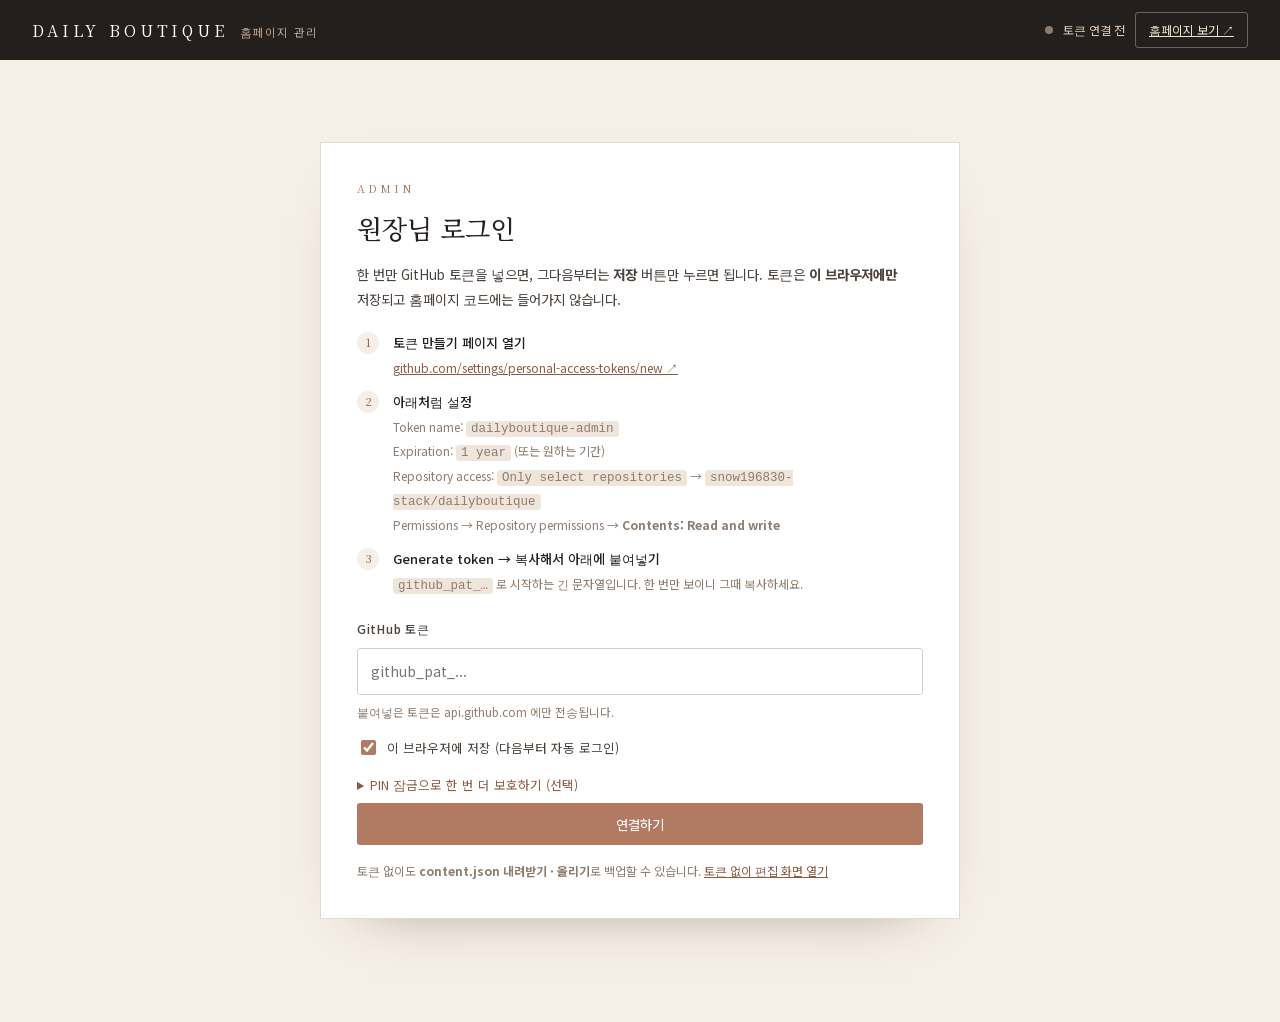
<file: admin/index.html>
<!DOCTYPE html>
<html lang="ko">
<head>
<meta charset="utf-8">
<meta name="viewport" content="width=device-width, initial-scale=1">
<meta name="robots" content="noindex, nofollow, noarchive">
<meta name="referrer" content="strict-origin-when-cross-origin">
<title>데일리뷰티끄｜홈페이지 관리</title>
<link rel="icon" href="data:image/svg+xml,%3Csvg xmlns='http://www.w3.org/2000/svg' viewBox='0 0 64 64'%3E%3Crect width='64' height='64' rx='14' fill='%23241f1c'/%3E%3Ctext x='32' y='44' font-family='Georgia,serif' font-size='30' fill='%23f6ece2' text-anchor='middle'%3ED%3C/text%3E%3C/svg%3E">
<link rel="stylesheet" href="../assets/fonts/fonts.css">
<link rel="stylesheet" href="admin.css">
</head>
<body>

<header class="topbar">
  <div class="topbar__brand">
    <span class="topbar__logo">DAILY BOUTIQUE</span>
    <span class="topbar__sub">홈페이지 관리</span>
  </div>
  <div class="topbar__right">
    <span class="dot" id="connDot" aria-hidden="true"></span>
    <span class="topbar__status" id="connText">연결 확인 중…</span>
    <a class="btn btn--ghost btn--sm" href="../" target="_blank" rel="noopener">홈페이지 보기 ↗</a>
    <button type="button" class="btn btn--ghost btn--sm" id="lockBtn" hidden>잠금</button>
  </div>
</header>

<main class="page">

  <!-- ============ 1. 로그인 게이트 ============ -->
  <section class="gate" id="gate" hidden>
    <div class="gate__card">
      <p class="eyebrow">ADMIN</p>
      <h1 class="gate__title">원장님 로그인</h1>
      <p class="gate__lead">
        한 번만 GitHub 토큰을 넣으면, 그다음부터는 <b>저장</b> 버튼만 누르면 됩니다.
        토큰은 <b>이 브라우저에만</b> 저장되고 홈페이지 코드에는 들어가지 않습니다.
      </p>

      <ol class="steps">
        <li>
          <span class="steps__n">1</span>
          <div>
            <p class="steps__t">토큰 만들기 페이지 열기</p>
            <p class="steps__d"><a href="https://github.com/settings/personal-access-tokens/new" target="_blank" rel="noopener">github.com/settings/personal-access-tokens/new ↗</a></p>
          </div>
        </li>
        <li>
          <span class="steps__n">2</span>
          <div>
            <p class="steps__t">아래처럼 설정</p>
            <p class="steps__d">
              Token name: <code>dailyboutique-admin</code><br>
              Expiration: <code>1 year</code> (또는 원하는 기간)<br>
              Repository access: <code>Only select repositories</code> → <code id="repoName">snow196830-stack/dailyboutique</code><br>
              Permissions → Repository permissions → <b>Contents: Read and write</b>
            </p>
          </div>
        </li>
        <li>
          <span class="steps__n">3</span>
          <div>
            <p class="steps__t">Generate token → 복사해서 아래에 붙여넣기</p>
            <p class="steps__d"><code>github_pat_…</code> 로 시작하는 긴 문자열입니다. 한 번만 보이니 그때 복사하세요.</p>
          </div>
        </li>
      </ol>

      <form class="gate__form" id="gateForm" autocomplete="off">
        <label class="field__label" for="tokenInput">GitHub 토큰</label>
        <input class="input" id="tokenInput" type="password" spellcheck="false" autocomplete="off" placeholder="github_pat_..." aria-describedby="tokenHint">
        <p class="hint" id="tokenHint">붙여넣은 토큰은 api.github.com 에만 전송됩니다.</p>

        <div class="gate__opt">
          <label class="check">
            <input type="checkbox" id="rememberToken" checked>
            <span>이 브라우저에 저장 (다음부터 자동 로그인)</span>
          </label>
        </div>

        <details class="gate__pin">
          <summary>PIN 잠금으로 한 번 더 보호하기 (선택)</summary>
          <div class="gate__pin-body">
            <label class="check">
              <input type="checkbox" id="usePin">
              <span>PIN 잠금 사용 — 저장할 때 PIN을 입력해야 열립니다</span>
            </label>
            <input class="input input--sm" id="pinInput" type="password" inputmode="numeric" placeholder="PIN 4자리 이상" autocomplete="new-password" disabled>
          </div>
        </details>

        <p class="alert" id="gateAlert" hidden></p>
        <button type="submit" class="btn btn--primary btn--block" id="gateSubmit">연결하기</button>
      </form>

      <p class="gate__foot">
        토큰 없이도 <b>content.json 내려받기 · 올리기</b>로 백업할 수 있습니다.
        <button type="button" class="linklike" id="gateSkip">토큰 없이 편집 화면 열기</button>
      </p>
    </div>
  </section>

  <!-- ============ 2. PIN 잠금 해제 ============ -->
  <section class="gate" id="pinGate" hidden>
    <div class="gate__card gate__card--sm">
      <p class="eyebrow">LOCKED</p>
      <h1 class="gate__title">PIN 입력</h1>
      <p class="gate__lead">이 브라우저에 저장된 토큰을 PIN으로 열어야 저장할 수 있습니다.</p>
      <form class="gate__form" id="pinForm" autocomplete="off">
        <input class="input" id="pinUnlock" type="password" inputmode="numeric" placeholder="PIN" autofocus>
        <p class="alert" id="pinAlert" hidden></p>
        <button type="submit" class="btn btn--primary btn--block">열기</button>
      </form>
      <p class="gate__foot"><button type="button" class="linklike" id="pinReset">PIN을 잊었습니다 — 토큰 다시 입력</button></p>
    </div>
  </section>

  <!-- ============ 3. 편집 화면 ============ -->
  <section id="editor" hidden>
    <div class="toolbar">
      <p class="toolbar__title">홈페이지 문구 · 가격 · 사진 고치기</p>
      <p class="toolbar__meta" id="metaInfo"></p>
    </div>

    <p class="notice" id="topNotice">
      한국어 홈페이지 한 개만 운영합니다. 고친 뒤 아래 <b>저장 및 홈페이지 반영</b>을 누르면 30~60초 뒤 실제 홈페이지에 적용됩니다.
      사진을 바꾸려면 새 사진을 저장소 <code>assets/</code> 폴더에 올린 뒤 파일 이름을 적어 주세요.
    </p>

    <div id="sections"></div>

    <section class="card" aria-labelledby="h-backup">
      <header class="card__head">
        <h2 id="h-backup">백업 · 복원</h2>
        <p class="card__lead">지금 화면의 내용을 파일로 보관하거나, 보관한 파일을 다시 불러옵니다. (저장은 별도)</p>
      </header>
      <div class="backup">
        <button type="button" class="btn btn--ghost" id="downloadBtn">content.json 내려받기</button>
        <label class="btn btn--ghost" for="uploadInput">content.json 올리기</label>
        <input type="file" id="uploadInput" accept="application/json,.json" hidden>
        <button type="button" class="btn btn--ghost" id="reloadBtn">GitHub 최신 내용 다시 불러오기</button>
      </div>
      <p class="hint">내려받은 파일은 그대로 보관용입니다. 되돌리려면 올리기로 불러온 뒤 <b>저장 및 홈페이지 반영</b>을 누르세요.</p>
    </section>

    <div class="bottomspace"></div>
  </section>
</main>

<div class="savebar" id="savebar" hidden>
  <div class="savebar__inner">
    <p class="savebar__status" id="saveStatus" role="status" aria-live="polite">변경사항 없음</p>
    <div class="savebar__actions">
      <button type="button" class="btn btn--ghost" id="revertBtn">되돌리기</button>
      <button type="button" class="btn btn--primary" id="saveBtn">저장 및 홈페이지 반영</button>
    </div>
  </div>
</div>

<script src="admin.js"></script>
</body>
</html>
</file>
<file: assets/fonts/fonts.css>
/* 데일리뷰티끄 — subset webfonts (generated by tools/build-fonts.py) */
/* 글자 단위로 잘라낸 서브셋입니다. 문구를 바꾼 뒤에는 스크립트를 다시 실행하세요. */

@font-face{
  font-family:'Noto Serif KR';
  font-style:normal;
  font-weight:400;
  font-display:swap;
  src:url('./serif-400.woff2') format('woff2');
}
@font-face{
  font-family:'Noto Serif KR';
  font-style:normal;
  font-weight:500;
  font-display:swap;
  src:url('./serif-500.woff2') format('woff2');
}
@font-face{
  font-family:'Noto Sans KR';
  font-style:normal;
  font-weight:400;
  font-display:swap;
  src:url('./sans-400.woff2') format('woff2');
}
@font-face{
  font-family:'Noto Sans KR';
  font-style:normal;
  font-weight:500;
  font-display:swap;
  src:url('./sans-500.woff2') format('woff2');
}
@font-face{
  font-family:'Noto Sans KR';
  font-style:normal;
  font-weight:700;
  font-display:swap;
  src:url('./sans-700.woff2') format('woff2');
}
</file>
<file: styles.css>
/* =========================================================
   데일리뷰티끄 (DAILY BOUTIQUE) — 홈페이지 스타일
   index.html / styles.css / app.js
   팔레트: 아이보리 종이 · 클레이 로즈 · 진한 갈색 잉크
   ========================================================= */

:root{
  --paper:#fbf8f4;
  --paper-2:#f5ede4;
  --blush:#f8ede4;
  --ink:#241f1c;
  --ink-2:#4b423c;
  --muted:#8d7c6f;
  --accent:#b07a63;
  --accent-deep:#8e5a44;
  --line:#e8dbcd;
  --line-2:#dbccbc;
  --white:#ffffff;
  --kakao:#fee500;
  --kakao-ink:#3a2f00;
  --naver:#03c75a;

  --serif:"Noto Serif KR",Georgia,"Times New Roman",serif;
  --sans:"Noto Sans KR",-apple-system,BlinkMacSystemFont,"Apple SD Gothic Neo","Malgun Gothic",sans-serif;

  --header-h:150px;
  --ease:cubic-bezier(.22,.61,.36,1);
}

*,*::before,*::after{box-sizing:border-box}
html{-webkit-text-size-adjust:100%;scroll-behavior:smooth}
body{
  margin:0;
  background:var(--paper);
  color:var(--ink);
  font-family:var(--sans);
  font-size:16px;
  line-height:1.78;
  letter-spacing:.005em;
  -webkit-font-smoothing:antialiased;
  overflow-x:hidden;
  word-break:keep-all;
}
img{display:block;max-width:100%;height:auto}
[hidden]{display:none !important}
a{color:inherit;text-decoration:none}
button{font:inherit;color:inherit;background:none;border:0;cursor:pointer}
h1,h2,h3,h4,p,dl,dd,dt,figure,blockquote,ol,ul{margin:0}
ol,ul{padding:0;list-style:none}
:focus-visible{outline:2px solid var(--accent);outline-offset:3px}

.container{width:min(100% - 48px,1240px);margin-inline:auto}
.skip-link{position:absolute;left:-9999px;top:0;z-index:200;background:var(--ink);color:#fff;padding:10px 18px}
.skip-link:focus{left:12px;top:12px}

/* ---------- shared ---------- */
.eyebrow{
  font-family:var(--serif);
  font-size:11.5px;
  letter-spacing:.3em;
  text-transform:uppercase;
  color:var(--accent);
  margin-bottom:14px;
}
.section{padding:clamp(62px,8vw,118px) 0;scroll-margin-top:calc(var(--header-h) + 6px)}
.section__head{max-width:720px;margin-bottom:clamp(30px,4vw,52px)}
.section__head--center{margin-inline:auto;text-align:center}
.section__title{
  font-family:var(--serif);
  font-weight:500;
  font-size:clamp(25px,3.1vw,40px);
  line-height:1.44;
  letter-spacing:-.005em;
}
.section__lead{margin-top:16px;color:var(--ink-2);font-size:15px;line-height:1.95;max-width:64ch}
.section__head--center .section__lead{margin-inline:auto}
.section__fine{margin-top:28px;font-size:12.5px;line-height:1.9;color:var(--muted)}
.muted{color:var(--muted)}

/* ---------- buttons ---------- */
.btn{
  display:inline-flex;align-items:center;justify-content:center;gap:9px;
  padding:14px 26px;font-size:13.5px;letter-spacing:.04em;
  border:1px solid transparent;border-radius:2px;
  transition:background .3s var(--ease),color .3s var(--ease),border-color .3s var(--ease),transform .3s var(--ease);
  white-space:nowrap;
}
.btn:hover{transform:translateY(-1px)}
.btn--primary{background:var(--kakao);color:var(--kakao-ink);font-weight:500}
.btn--primary:hover{background:#f5da00}
.btn--naver{background:var(--naver);color:#fff;font-weight:500}
.btn--naver:hover{background:#02b352}
.btn--ghost{border-color:var(--ink);color:var(--ink);background:transparent}
.btn--ghost:hover{background:var(--ink);color:var(--paper)}
.btn--ghost-light{border-color:rgba(255,255,255,.42);color:#fff}
.btn--ghost-light:hover{background:#fff;color:var(--ink)}
.btn--outline{border-color:var(--accent);color:var(--accent-deep)}
.btn--outline:hover{background:var(--accent);color:#fff}
.btn--lg{padding:18px 40px;font-size:14.5px}
.ico{width:17px;height:17px;fill:currentColor;flex:0 0 auto}
.ico--kakao{width:18px;height:18px}

/* ---------- utility bar ---------- */
.util-bar{background:var(--ink);color:#efe3d8}
.util-bar__inner{display:flex;align-items:center;justify-content:space-between;gap:18px;min-height:38px;padding-block:6px}
.util-bar__left{display:flex;align-items:center;gap:16px;min-width:0;overflow:hidden}
.util-bar__event{display:inline-flex;align-items:center;gap:8px;min-width:0;max-width:100%;color:#f7ebdf;font-size:11.5px;letter-spacing:.04em;transition:color .25s}
.util-bar__event:hover{color:#fff}
.util-bar__tag{flex:0 0 auto;padding:3px 8px;border-radius:2px;background:var(--accent);color:#fff;font-size:10px;font-weight:500;letter-spacing:.08em}
.util-bar__event-txt{white-space:nowrap;overflow:hidden;text-overflow:ellipsis}
.util-bar.is-event .util-bar__note{padding-left:16px;border-left:1px solid rgba(255,255,255,.22);max-width:44ch}
.util-bar__note{
  font-size:11.5px;letter-spacing:.04em;color:#e5d6c8;
  white-space:nowrap;overflow:hidden;text-overflow:ellipsis;
}
.util-bar__right{display:flex;align-items:center;gap:20px;flex:0 0 auto}
.util-link{display:inline-flex;align-items:center;gap:6px;font-size:11.5px;letter-spacing:.03em;color:#dcc9b9;white-space:nowrap;transition:color .25s}
.util-link .ico{width:14px;height:14px}
.util-link:hover{color:#fff}

/* ---------- header ---------- */
.site-header{
  position:sticky;top:0;z-index:60;
  background:rgba(251,248,244,.95);
  backdrop-filter:saturate(140%) blur(10px);
  border-bottom:1px solid var(--line);
  transition:box-shadow .3s var(--ease);
}
.site-header.is-scrolled{box-shadow:0 14px 30px -26px rgba(36,31,28,.7)}
.header-inner{
  display:grid;grid-template-columns:1fr auto 1fr;align-items:center;
  padding-block:16px;transition:padding .35s var(--ease);
}
.site-header.is-scrolled .header-inner{padding-block:9px}
.logo{display:flex;flex-direction:column;align-items:center;gap:3px;text-align:center}
.logo__mark{
  font-family:var(--serif);font-size:clamp(18px,2vw,26px);font-weight:500;
  letter-spacing:.3em;padding-left:.3em;white-space:nowrap;
  transition:font-size .35s var(--ease);
}
.logo__sub{font-size:9.5px;letter-spacing:.2em;color:var(--muted);transition:opacity .3s,height .3s}
.site-header.is-scrolled .logo__sub{opacity:0;height:0;overflow:hidden}
.header-cta{
  justify-self:end;display:inline-flex;align-items:center;
  padding:9px 20px;font-size:12px;letter-spacing:.05em;
  background:var(--kakao);color:var(--kakao-ink);border-radius:2px;font-weight:500;
  transition:background .3s var(--ease);
}
.header-cta:hover{background:#f5da00}
.burger{display:flex;visibility:hidden;width:40px;height:40px;flex-direction:column;justify-content:center;gap:5px;padding:0 4px;pointer-events:none}
.burger span{display:block;height:1.5px;background:var(--ink);transition:transform .3s var(--ease),opacity .3s}
.nav-open .burger span:nth-child(1){transform:translateY(6.5px) rotate(45deg)}
.nav-open .burger span:nth-child(2){opacity:0}
.nav-open .burger span:nth-child(3){transform:translateY(-6.5px) rotate(-45deg)}

.gnb{border-top:1px solid var(--line)}
.gnb__list{display:flex;align-items:center;justify-content:center;flex-wrap:wrap;gap:clamp(16px,2.6vw,40px);padding:12px 0}
.gnb__list a{position:relative;padding-block:4px;font-size:13px;letter-spacing:.1em;color:var(--ink-2);transition:color .25s}
.gnb__list a::after{
  content:"";position:absolute;left:50%;bottom:0;width:0;height:1px;background:var(--accent);
  transform:translateX(-50%);transition:width .3s var(--ease);
}
.gnb__list a:hover{color:var(--ink)}
.gnb__list a:hover::after{width:100%}
.gnb__cta a{color:var(--accent-deep)}

/* ---------- hero ---------- */
.hero{
  position:relative;overflow:hidden;
  padding:clamp(30px,4.2vw,58px) 0 clamp(34px,4.4vw,60px);
  background:linear-gradient(180deg,#f8efe6 0%,#fcf9f5 58%,var(--paper) 100%);
}
.hero__watermark{
  position:absolute;right:-3vw;top:1vw;
  font-family:var(--serif);font-weight:500;
  font-size:clamp(110px,17vw,250px);line-height:.82;
  color:rgba(176,122,99,.07);letter-spacing:.02em;
  pointer-events:none;user-select:none;
}
.hero__grid{position:relative;display:grid;grid-template-columns:1.02fr .98fr;gap:clamp(26px,4.6vw,68px);align-items:center}
.hero__title{
  font-family:var(--serif);font-weight:500;
  font-size:clamp(26px,3.5vw,44px);line-height:1.48;letter-spacing:-.01em;
}
.hero__lead{margin-top:22px;max-width:46ch;font-size:15px;line-height:2;color:var(--ink-2)}
.hero__actions{display:flex;flex-wrap:wrap;gap:11px;margin-top:30px}
.hero__note{margin-top:15px;font-size:12px;color:var(--muted);letter-spacing:.02em}
.hero__media{position:relative;margin:0}
.hero__media > img:first-child{
  width:100%;height:clamp(400px,60vh,600px);object-fit:cover;object-position:center 26%;
  border-radius:2px;box-shadow:0 40px 70px -52px rgba(70,45,35,.7);
}
.hero__inset{
  position:absolute;left:-34px;bottom:-30px;
  width:clamp(120px,15vw,180px);aspect-ratio:1;
  object-fit:cover;border:7px solid var(--paper);
  box-shadow:0 26px 50px -34px rgba(70,45,35,.6);
  border-radius:2px;
}
.hero__badge{
  position:absolute;right:-18px;top:22px;
  width:104px;height:104px;border-radius:50%;
  background:var(--ink);color:#fff;
  display:flex;flex-direction:column;align-items:center;justify-content:center;gap:2px;
  text-align:center;box-shadow:0 18px 40px -24px rgba(0,0,0,.7);
}
.hero__badge-num{font-family:var(--serif);font-size:24px;line-height:1;letter-spacing:.02em}
.hero__badge-txt{font-size:9.5px;line-height:1.45;letter-spacing:.04em;color:#e8dbcf;padding:0 10px}

/* ---------- stats ---------- */
.stats{background:var(--white);border-top:1px solid var(--line);border-bottom:1px solid var(--line)}
.stats__grid{display:grid;grid-template-columns:repeat(4,1fr);padding-block:clamp(24px,3.2vw,38px)}
.stat{padding:0 clamp(10px,2vw,28px);border-left:1px solid var(--line)}
.stat:first-child{border-left:0;padding-left:0}
.stat__num{font-family:var(--serif);font-size:clamp(24px,2.9vw,36px);line-height:1.1;letter-spacing:-.01em}
.stat__label{margin-top:7px;font-size:12.5px;line-height:1.65;color:var(--ink-2)}
.stat__label small{display:block;font-size:10.5px;color:var(--muted);letter-spacing:.03em}
.stats__foot{padding-bottom:20px;font-size:11px;line-height:1.8;color:var(--muted)}

/* ---------- signature cards ---------- */
.cards{display:grid;grid-template-columns:repeat(4,1fr);gap:clamp(16px,2.2vw,28px)}
.card{display:flex;flex-direction:column}
.card__media{overflow:hidden;background:var(--blush)}
.card__media img{width:100%;aspect-ratio:4/5;object-fit:cover;transition:transform 1.1s var(--ease)}
.card:hover .card__media img{transform:scale(1.045)}
.card__body{display:flex;flex-direction:column;flex:1;padding:18px 2px 0}
.card__en{font-family:var(--serif);font-size:11.5px;letter-spacing:.26em;text-transform:uppercase;color:var(--accent)}
.card__name{
  margin-top:9px;font-family:var(--serif);font-weight:500;
  font-size:clamp(15.5px,1.45vw,18px);line-height:1.5;letter-spacing:-.005em;
}
.card__desc{margin-top:11px;font-size:13px;line-height:1.92;color:var(--ink-2);flex:1}
.card__meta{margin-top:12px;font-size:11.5px;letter-spacing:.02em;color:var(--muted)}
.card__price{
  margin-top:9px;padding-top:9px;border-top:1px solid var(--line);
  font-family:var(--serif);font-size:13.5px;color:var(--ink);
}
.card__link{
  margin-top:14px;align-self:flex-start;
  font-size:12px;letter-spacing:.05em;color:var(--accent-deep);
  border-bottom:1px solid currentColor;padding-bottom:2px;
  transition:color .25s;
}
.card__link:hover{color:var(--ink)}

.promo{
  margin-top:clamp(30px,4vw,48px);
  display:flex;align-items:center;justify-content:space-between;gap:24px;flex-wrap:wrap;
  padding:clamp(24px,3vw,36px) clamp(24px,3.4vw,44px);
  background:var(--blush);border:1px solid var(--line-2);
}
.promo__en{font-family:var(--serif);font-size:11.5px;letter-spacing:.26em;text-transform:uppercase;color:var(--accent)}
.promo__title{margin-top:8px;font-family:var(--serif);font-weight:500;font-size:clamp(16px,1.7vw,19px);line-height:1.5}
.promo__desc{margin-top:8px;font-size:13px;line-height:1.9;color:var(--ink-2);max-width:60ch}

/* ---------- event ---------- */
.event{
  position:relative;overflow:hidden;
  margin-top:clamp(30px,4vw,48px);
  display:flex;align-items:center;justify-content:space-between;gap:clamp(18px,3vw,40px);flex-wrap:wrap;
  padding:clamp(24px,3.2vw,40px) clamp(22px,3.4vw,44px);
  background:linear-gradient(118deg,#f9ece0 0%,#fdf8f2 58%,#f6e4d5 100%);
  border:1px solid #e7cfba;
}
.event::after{
  content:"CSAT";position:absolute;right:8px;bottom:-44px;
  font-family:var(--serif);font-size:112px;line-height:1;letter-spacing:.02em;
  color:rgba(176,122,99,.075);pointer-events:none;user-select:none;
}
.event__body{position:relative;z-index:1;max-width:66ch}
.event__head{display:flex;align-items:center;gap:12px;flex-wrap:wrap}
.event__label{padding:3px 9px;background:var(--accent-deep);color:#fff;font-family:var(--serif);font-size:10px;letter-spacing:.22em}
.event__period{font-family:var(--serif);font-size:12.5px;letter-spacing:.06em;color:var(--accent-deep)}
.event__title{margin-top:13px;font-family:var(--serif);font-weight:500;font-size:clamp(17px,2vw,23px);line-height:1.5;letter-spacing:-.005em}
.event__desc{margin-top:11px;font-size:13px;line-height:1.95;color:var(--ink-2)}
.event__note{margin-top:9px;font-size:11.5px;line-height:1.8;color:var(--muted)}
.event__cta{position:relative;z-index:1}

/* ---------- about ---------- */
.section--about{background:var(--white);border-top:1px solid var(--line)}
.about__grid{display:grid;grid-template-columns:.86fr 1.14fr;gap:clamp(26px,4.6vw,70px);align-items:center}
.about__media{margin:0;position:relative}
.about__media img{width:100%;aspect-ratio:3/4;object-fit:cover}
.about__media::after{content:"";position:absolute;inset:14px;border:1px solid rgba(255,255,255,.6);pointer-events:none}
.about__media figcaption{margin-top:10px;font-size:11.5px;color:var(--muted);letter-spacing:.02em}
.pillars{margin-top:clamp(22px,3vw,34px)}
.pillars li{display:grid;grid-template-columns:48px 1fr;gap:10px;padding:17px 0;border-top:1px solid var(--line)}
.pillars li:last-child{border-bottom:1px solid var(--line)}
.pillars__num{font-family:var(--serif);font-size:12.5px;letter-spacing:.1em;color:var(--accent);padding-top:3px}
.pillars h3{font-size:15px;font-weight:500;letter-spacing:.01em}
.pillars p{margin-top:5px;font-size:13px;line-height:1.9;color:var(--ink-2)}
.about__quote{margin-top:clamp(22px,3vw,32px);padding-left:17px;border-left:2px solid var(--accent)}
.about__quote p{font-family:var(--serif);font-size:clamp(15px,1.6vw,18px);line-height:1.8;letter-spacing:-.005em}
.about__quote cite{display:block;margin-top:8px;font-size:11px;font-style:normal;letter-spacing:.08em;color:var(--muted)}

/* ---------- showcase / reels ---------- */
.section--showcase{background:var(--ink);color:#f5ece3}
.section--showcase .eyebrow{color:#d7a693}
.section--showcase .section__lead{color:#c8b7aa}
.reels{--reel-gap:clamp(10px,1.5vw,22px);--reel-per:3;position:relative}
.reels__viewport{
  overflow-x:auto;overflow-y:hidden;
  scroll-snap-type:x mandatory;scroll-behavior:smooth;
  scrollbar-width:none;-ms-overflow-style:none;-webkit-overflow-scrolling:touch;overscroll-behavior-x:contain;
}
.reels__viewport::-webkit-scrollbar{display:none}
.reels__viewport:focus-visible{outline:2px solid #d7a693;outline-offset:8px}
.reels__track{display:flex;gap:var(--reel-gap)}
.reels__slide{flex:0 0 calc((100% - (var(--reel-per) - 1) * var(--reel-gap)) / var(--reel-per));scroll-snap-align:start;scroll-snap-stop:always}
.reel{display:block;color:inherit}
.reel__media{display:block;position:relative;overflow:hidden;aspect-ratio:9/16;background:#1a1514;border-radius:2px;isolation:isolate}
.reel__video{display:block;width:100%;height:100%;object-fit:cover;background:#1a1514;transition:transform 1.2s var(--ease),opacity .5s}
.reel__poster{display:block;width:100%;height:100%;object-fit:cover;background:#1a1514;transition:transform 1.2s var(--ease),opacity .5s}
.reel__placeholder{
  display:grid;place-items:center;width:100%;height:100%;
  background:linear-gradient(150deg,#2b2321,#4a3a35 55%,#6f5852);
  color:#f5ece3;font-family:var(--serif);letter-spacing:.3em;font-size:12px;
}
.reel:hover .reel__video,.reel:focus-visible .reel__video,
.reel:hover .reel__poster,.reel:focus-visible .reel__poster{transform:scale(1.04);opacity:.9}
.reel__no{
  position:absolute;left:12px;top:12px;z-index:2;
  padding:4px 10px;border-radius:999px;
  font-family:var(--serif);font-size:10px;letter-spacing:.2em;
  background:rgba(24,18,17,.55);color:#f5ece3;
  backdrop-filter:blur(6px);-webkit-backdrop-filter:blur(6px);
}
.reel__ig{
  position:absolute;right:10px;bottom:10px;z-index:2;
  width:36px;height:36px;border-radius:50%;display:grid;place-items:center;
  background:rgba(24,18,17,.5);border:1px solid rgba(255,255,255,.35);
  backdrop-filter:blur(6px);-webkit-backdrop-filter:blur(6px);
  transition:background .3s,border-color .3s,transform .3s var(--ease);
}
.reel__ig svg{width:17px;height:17px;fill:#fff}
.reel:hover .reel__ig,.reel:focus-visible .reel__ig{background:rgba(255,255,255,.94);border-color:#fff;transform:scale(1.06)}
.reel:hover .reel__ig svg,.reel:focus-visible .reel__ig svg{fill:var(--ink)}
.reel__meta{display:block;padding-top:14px}
.reel__t{display:block;font-size:13.5px;letter-spacing:.01em;color:#f5ece3}
.reel__d{
  display:-webkit-box;-webkit-line-clamp:2;-webkit-box-orient:vertical;overflow:hidden;
  min-height:3.5em;margin-top:5px;font-size:12px;line-height:1.75;color:#b3a096;
}
.reel__cta{
  display:inline-flex;align-items:center;gap:7px;margin-top:9px;
  font-size:10.5px;font-weight:500;letter-spacing:.16em;text-transform:uppercase;color:#d7a693;
  transition:color .3s,gap .3s var(--ease);
}
.reel__cta::after{content:"→";font-size:11px;letter-spacing:0}
.reel:hover .reel__cta,.reel:focus-visible .reel__cta{color:#fff;gap:11px}

.reels__controls{display:flex;align-items:center;justify-content:center;gap:12px;margin-top:clamp(18px,2.4vw,28px)}
.reels__nav{
  width:42px;height:42px;border-radius:50%;display:grid;place-items:center;
  border:1px solid rgba(255,255,255,.3);color:#f5ece3;
  transition:background .25s,color .25s,border-color .25s;
}
.reels__nav svg{width:19px;height:19px;fill:none;stroke:currentColor;stroke-width:1.5;stroke-linecap:round;stroke-linejoin:round}
.reels__nav:hover,.reels__nav:focus-visible{background:#f5ece3;border-color:#f5ece3;color:var(--ink)}
.reels__dots{display:flex;align-items:center;justify-content:center;gap:8px;padding:0 4px}
.reels__dot{
  width:8px;height:8px;padding:0;border:0;border-radius:999px;
  background:rgba(245,236,227,.3);transition:width .35s var(--ease),background .3s;
}
.reels__dot:hover{background:rgba(245,236,227,.6)}
.reels__dot[aria-current="true"]{width:26px;background:#d7a693}
.reels__toggle{
  width:42px;height:42px;margin-left:6px;border-radius:50%;
  display:grid;place-items:center;
  border:1px solid rgba(255,255,255,.3);
  transition:background .25s,color .25s,border-color .25s;
}
.reels__toggle:hover,.reels__toggle:focus-visible{background:#f5ece3;border-color:#f5ece3;color:var(--ink)}
.reels__toggle-icon{position:relative;display:block;width:12px;height:12px}
.reels__toggle-icon::before,.reels__toggle-icon::after{content:"";position:absolute;top:0;background:currentColor;border-radius:1px}
.reels__toggle-icon::before{left:0;width:3px;height:12px}
.reels__toggle-icon::after{right:0;width:3px;height:12px}
.reels__toggle[aria-pressed="true"] .reels__toggle-icon::before{
  left:1px;top:0;width:0;height:0;background:transparent;border-radius:0;
  border-style:solid;border-width:6px 0 6px 10px;border-color:transparent transparent transparent currentColor;
}
.reels__toggle[aria-pressed="true"] .reels__toggle-icon::after{display:none}
.showcase__more{margin-top:clamp(24px,3.4vw,40px);text-align:center}

/* ---------- gallery ---------- */
.section--gallery{background:var(--paper-2)}
.filters{display:flex;flex-wrap:wrap;gap:9px;margin-bottom:clamp(20px,3vw,32px)}
.chip{
  display:inline-flex;align-items:center;gap:6px;
  padding:9px 18px;font-size:12.5px;letter-spacing:.04em;
  border:1px solid var(--line-2);border-radius:999px;color:var(--ink-2);
  transition:background .25s,color .25s,border-color .25s;
}
.chip:hover{border-color:var(--accent);color:var(--accent-deep)}
.chip.is-active,.chip[aria-selected="true"]{background:var(--ink);border-color:var(--ink);color:#fff}
.gal{display:grid;grid-template-columns:repeat(4,1fr);gap:clamp(9px,1.5vw,16px)}
.gal__item{display:block;position:relative}
.gal__item[hidden]{display:none}
.gal__media{display:block;position:relative;overflow:hidden;background:var(--blush);aspect-ratio:1}
.gal__media img{width:100%;height:100%;object-fit:cover;transition:transform 1.1s var(--ease)}
.gal__item:hover .gal__media img{transform:scale(1.05)}
.gal__tag{
  position:absolute;left:9px;top:9px;
  padding:4px 9px;font-size:9.5px;letter-spacing:.12em;
  background:rgba(251,248,244,.93);color:var(--ink);
}
.gal__cap{display:block;margin-top:8px;font-size:12.5px;color:var(--ink-2)}
.gallery__foot{margin-top:20px;font-size:11.5px;color:var(--muted)}

/* ---------- price ---------- */
.section--price{background:var(--white);border-top:1px solid var(--line)}
.price__grid{display:grid;grid-template-columns:1fr 1fr;gap:clamp(24px,4vw,56px)}
.price__name{
  font-family:var(--serif);font-weight:500;font-size:clamp(17px,1.8vw,20px);
  padding-bottom:12px;border-bottom:1px solid var(--ink);
}
.price__list{margin-top:4px}
.price__list li{
  display:grid;grid-template-columns:1fr auto auto;align-items:baseline;gap:14px;
  padding:13px 0;border-bottom:1px solid var(--line);
}
.price__item{font-size:14px;line-height:1.6}
.price__time{font-size:11.5px;color:var(--muted);letter-spacing:.02em;white-space:nowrap}
.price__val{font-family:var(--serif);font-size:13.5px;text-align:right;white-space:nowrap}
.price__note{margin-top:14px;font-size:12px;line-height:1.85;color:var(--muted)}
.price__event{
  margin-top:clamp(22px,3vw,32px);
  display:inline-flex;align-items:center;gap:10px;flex-wrap:wrap;
  padding:12px 18px;border:1px dashed #ddbfa8;background:#fdf6ef;
  font-size:12.5px;line-height:1.7;color:var(--ink-2);
}
.price__event-tag{padding:2px 8px;background:var(--accent);color:#fff;font-size:10px;letter-spacing:.1em}

/* ---------- reservation ---------- */
.section--reserve{background:var(--blush);border-top:1px solid var(--line)}
.steps{display:grid;grid-template-columns:repeat(3,1fr);gap:clamp(14px,2.6vw,30px);margin-top:clamp(8px,2vw,18px)}
.steps li{padding:clamp(20px,2.5vw,30px);border:1px solid var(--line-2);background:var(--paper)}
.steps__n{font-family:var(--serif);font-size:12px;letter-spacing:.2em;color:var(--accent)}
.steps h3{margin-top:9px;font-family:var(--serif);font-weight:500;font-size:17px;letter-spacing:-.005em}
.steps p{margin-top:9px;font-size:13px;line-height:1.9;color:var(--ink-2)}
.res-cta{margin-top:clamp(28px,4vw,46px);text-align:center}
.res-cta__main{display:flex;justify-content:center;flex-wrap:wrap;gap:10px}
.res-cta__sub{display:flex;justify-content:center;flex-wrap:wrap;gap:10px;margin-top:12px}
.res-fine{margin-top:20px;text-align:center;font-size:12px;color:var(--ink-2)}

/* ---------- visit ---------- */
.section--visit{background:var(--paper-2)}
.visit__grid{display:grid;grid-template-columns:1fr 1fr;gap:clamp(26px,4.6vw,66px);align-items:center}
.visit__list{margin-top:clamp(18px,3vw,28px)}
.visit__list > div{display:grid;grid-template-columns:88px 1fr;gap:12px;padding:14px 0;border-top:1px solid var(--line-2)}
.visit__list > div:last-child{border-bottom:1px solid var(--line-2)}
.visit__list dt{font-size:11px;letter-spacing:.14em;color:var(--muted);padding-top:4px}
.visit__list dd{font-size:14px;line-height:1.8}
.tel{font-family:var(--serif);letter-spacing:.02em;border-bottom:1px solid var(--line-2)}
.tel:hover{border-color:var(--accent)}
.visit__actions{display:flex;flex-wrap:wrap;gap:10px;margin-top:24px}
.visit__note{margin-top:14px;font-size:11.5px;color:var(--muted)}
.visit__map{margin:0;background:#f4ece3;border:1px solid var(--line-2);padding:12px}
.minimap{width:100%;height:auto;display:block}
.visit__mapnote{margin-top:9px;font-size:11.5px;letter-spacing:.04em;color:var(--ink-2);text-align:center}

/* ---------- footer ---------- */
.site-footer{background:var(--ink);color:#d5c4b7;padding:clamp(38px,5vw,60px) 0 30px}
.footer__top{display:flex;justify-content:space-between;gap:28px;flex-wrap:wrap}
.footer__logo{font-family:var(--serif);font-size:19px;letter-spacing:.28em;color:#fff}
.footer__desc{margin-top:9px;font-size:11.5px;line-height:1.8;letter-spacing:.02em;color:#a7958a}
.footer__links{display:flex;flex-wrap:wrap;gap:20px;align-items:flex-start}
.footer__links a{font-size:12px;letter-spacing:.06em;color:#e0d1c5;border-bottom:1px solid transparent;padding-bottom:2px;transition:border-color .25s,color .25s}
.footer__links a:hover{color:#fff;border-color:var(--accent)}
.footer__bottom{
  margin-top:clamp(26px,4vw,40px);padding-top:18px;border-top:1px solid rgba(255,255,255,.12);
  display:flex;justify-content:space-between;gap:16px;flex-wrap:wrap;
}
.footer__bottom p{font-size:11px;line-height:1.8;color:#9c8879;max-width:72ch}
.footer__copy{letter-spacing:.05em;white-space:nowrap}

/* ---------- floating / action bar ---------- */
.float-cta{
  position:fixed;right:24px;bottom:24px;z-index:75;
  display:inline-flex;align-items:center;gap:8px;
  padding:13px 20px;border-radius:999px;
  background:var(--kakao);color:var(--kakao-ink);font-size:13px;font-weight:500;
  box-shadow:0 18px 34px -18px rgba(60,40,25,.6);
  opacity:0;transform:translateY(10px);pointer-events:none;
  transition:opacity .35s var(--ease),transform .35s var(--ease),background .3s;
}
.float-cta.is-on{opacity:1;transform:none;pointer-events:auto}
.float-cta:hover{background:#f5da00}
.actionbar{
  position:fixed;left:0;right:0;bottom:0;z-index:80;display:none;gap:8px;
  padding:9px 12px calc(9px + env(safe-area-inset-bottom,0px));
  background:rgba(251,248,244,.97);border-top:1px solid var(--line);
  backdrop-filter:blur(8px);-webkit-backdrop-filter:blur(8px);
}
.actionbar__main{
  flex:1;display:flex;align-items:center;justify-content:center;gap:8px;
  background:var(--kakao);color:var(--kakao-ink);padding:13px 10px;border-radius:2px;
  font-size:14px;font-weight:500;
}
.actionbar__sub{
  display:flex;align-items:center;justify-content:center;gap:6px;
  padding:13px 18px;border:1px solid var(--ink);border-radius:2px;
  font-size:13px;color:var(--ink);
}
.actionbar__sub .ico{width:16px;height:16px}

/* ---------- reveal ---------- */
.js .reveal{opacity:0;transform:translateY(18px);transition:opacity .8s var(--ease),transform .8s var(--ease)}
.js .reveal.is-in{opacity:1;transform:none}
@media (prefers-reduced-motion:reduce){
  html{scroll-behavior:auto}
  .js .reveal{opacity:1;transform:none;transition:none}
  .card__media img,.gal__media img,.reel__video,.reel__poster{transition:none}
  .reels__viewport{scroll-behavior:auto}
}

/* =========================================================
   responsive
   ========================================================= */
@media (max-width:1080px){
  .cards{grid-template-columns:repeat(2,1fr)}
  .stats__grid{grid-template-columns:repeat(2,1fr);gap:24px 0}
  .stat:nth-child(3){border-left:0;padding-left:0}
  .hero__badge{right:-8px;width:94px;height:94px}
  .hero__badge-num{font-size:22px}
  .hero__inset{left:-18px;bottom:-22px}
}
@media (max-width:900px){
  :root{--header-h:96px}
  .container{width:min(100% - 34px,1240px)}
  .util-bar__note{font-size:10.5px;letter-spacing:.02em}
  .util-bar__event{font-size:10.5px;letter-spacing:.02em}
  .util-bar__left{gap:10px}
  .util-bar.is-event .util-bar__note{display:none}
  .burger{visibility:visible;pointer-events:auto}
  .header-cta{display:none}
  .header-inner{padding-block:13px}
  .site-header.is-scrolled .header-inner{padding-block:9px}
  .gnb{
    display:none;position:absolute;left:0;right:0;top:100%;
    background:var(--paper);border-top:1px solid var(--line);border-bottom:1px solid var(--line);
    box-shadow:0 30px 40px -40px rgba(36,31,28,.6);
    padding:8px 0 16px;max-height:calc(100vh - 60px);overflow:auto;
  }
  .nav-open .gnb{display:block}
  .gnb__list{flex-direction:column;align-items:stretch;gap:0;padding:0}
  .gnb__list li{border-bottom:1px solid var(--line)}
  .gnb__list li:last-child{border-bottom:0}
  .gnb__list a{display:block;padding:14px 22px;font-size:14px}
  .gnb__list a::after{display:none}
  .gnb__cta a{color:var(--kakao-ink);background:var(--kakao);text-align:center;margin:10px 22px 0;border-radius:2px;font-weight:500}
  .hero__grid{grid-template-columns:1fr;gap:28px}
  .hero__media > img:first-child{height:auto;aspect-ratio:4/5;max-height:min(78vh,680px);object-position:center 22%}
  .hero__badge{right:10px;top:auto;bottom:-16px;width:88px;height:88px}
  .hero__inset{left:-8px;bottom:-20px;width:120px;border-width:5px}
  .hero__watermark{bottom:6vw;top:auto;font-size:32vw}
  .about__grid,.visit__grid{grid-template-columns:1fr;gap:30px}
  .about__media img{aspect-ratio:4/5}
  .price__grid{grid-template-columns:1fr;gap:34px}
  .steps{grid-template-columns:1fr}
  .reels{--reel-per:2;--reel-gap:10px}
  .reel__t{font-size:12.5px}
  .reel__d{font-size:11.5px;line-height:1.65;min-height:3.3em}
  .reels__nav{width:38px;height:38px}
  .reels__toggle{width:38px;height:38px}
  .float-cta{display:none}
  .actionbar{display:flex}
  body{padding-bottom:74px}
  .footer__top{flex-direction:column;gap:22px}
  .footer__bottom{flex-direction:column;gap:10px}
  .section__lead{font-size:14px}
}
@media (max-width:600px){
  .logo__mark{font-size:16px;letter-spacing:.24em}
  .logo__sub{font-size:8.5px;letter-spacing:.14em}
  .util-bar__right .util-link:first-child{display:none}
  .util-bar.is-event .util-bar__right{display:none}
  .util-bar__inner{align-items:flex-start}
  .util-bar__event{align-items:flex-start;white-space:normal;line-height:1.5}
  .util-bar__event-txt{white-space:normal;overflow:visible}
  .util-bar__tag{margin-top:1px}
  .util-bar__right{padding-top:1px}
  .event{flex-direction:column;align-items:stretch}
  .event::after{display:none}
  .event__cta .btn{width:100%}
  .price__event{display:flex;width:100%}
  .hero{padding-top:22px}
  .eyebrow{font-size:10px;letter-spacing:.16em}
  .hero__actions{flex-direction:column;align-items:stretch}
  .hero__actions .btn{width:100%;white-space:normal;text-align:center}
  .stat{padding:0 12px}
  .stat:first-child{padding-left:0}
  .stat__num{font-size:23px}
  .cards{grid-template-columns:1fr;gap:26px}
  .card__media img{aspect-ratio:4/5}
  .promo{flex-direction:column;align-items:flex-start}
  .pillars li{grid-template-columns:36px 1fr}
  .gal{grid-template-columns:repeat(2,1fr)}
  .reels{--reel-per:1}
  .reels__slide{flex-basis:82%}
  .reels__nav{display:none}
  .reels__controls{gap:14px;margin-top:16px}
  .reels__dots{flex:1;justify-content:flex-start}
  .reels__toggle{width:36px;height:36px;margin-left:0}
  .res-cta__main,.res-cta__sub{flex-direction:column}
  .res-cta__main .btn,.res-cta__sub .btn,.visit__actions .btn{width:100%;white-space:normal;text-align:center}
  .visit__list > div{grid-template-columns:70px 1fr}
  .price__list li{grid-template-columns:1fr auto;gap:6px 12px}
  .price__time{grid-column:1;grid-row:2;font-size:11px}
  .price__val{grid-column:2;grid-row:1 / span 2;align-self:center}
}
</file>
<file: admin/admin.css>
/* =========================================================
   데일리뷰티끄 — 관리자 페이지 스타일
   ========================================================= */
:root{
  --paper:#fbf8f4;
  --paper-2:#f6efe7;
  --ink:#241f1c;
  --ink-2:#4b423c;
  --muted:#8d7c6f;
  --accent:#b07a63;
  --accent-deep:#8e5a44;
  --line:#e6d9cb;
  --line-2:#dbccbc;
  --kakao:#fee500;
  --ok:#2f7d5b;
  --warn:#a8712a;
  --bad:#a63a2e;
  --serif:"Noto Serif KR",Georgia,serif;
  --sans:"Noto Sans KR",-apple-system,BlinkMacSystemFont,"Apple SD Gothic Neo","Malgun Gothic",sans-serif;
}
*,*::before,*::after{box-sizing:border-box}
html{-webkit-text-size-adjust:100%}
body{
  margin:0;background:var(--paper-2);color:var(--ink);
  font-family:var(--sans);font-size:15px;line-height:1.7;
  word-break:keep-all;-webkit-font-smoothing:antialiased;
}
a{color:var(--accent-deep)}
[hidden]{display:none !important}
p,h1,h2,h3,h4{margin:0}
code{font-family:ui-monospace,SFMono-Regular,Menlo,monospace;font-size:12.5px;background:#efe5da;padding:1px 5px;border-radius:3px}

/* topbar */
.topbar{
  position:sticky;top:0;z-index:20;
  display:flex;align-items:center;justify-content:space-between;gap:16px;flex-wrap:wrap;
  padding:12px clamp(16px,3vw,32px);
  background:var(--ink);color:#f3e9de;
}
.topbar__brand{display:flex;align-items:baseline;gap:12px}
.topbar__logo{font-family:var(--serif);font-size:16px;letter-spacing:.24em;color:#fff}
.topbar__sub{font-size:11.5px;letter-spacing:.1em;color:#b9a396}
.topbar__right{display:flex;align-items:center;gap:10px;flex-wrap:wrap}
.topbar__status{font-size:12px;color:#d8c6b8}
.dot{width:8px;height:8px;border-radius:50%;background:#8c7b6f;display:inline-block}
.dot.is-ok{background:#57c08a}
.dot.is-warn{background:#e0b462}
.dot.is-bad{background:#e07a6a}

.page{max-width:1000px;margin:0 auto;padding:clamp(20px,3vw,34px) clamp(14px,3vw,26px) 60px}

/* buttons */
.btn{
  display:inline-flex;align-items:center;justify-content:center;gap:8px;
  padding:10px 18px;font-size:13.5px;border-radius:3px;border:1px solid transparent;
  cursor:pointer;transition:background .2s,color .2s,border-color .2s;white-space:nowrap;font-family:inherit;
}
.btn--sm{padding:7px 13px;font-size:12px}
.btn--primary{background:var(--accent);color:#fff}
.btn--primary:hover{background:var(--accent-deep)}
.btn--ghost{border-color:var(--line-2);background:#fff;color:var(--ink-2)}
.btn--ghost:hover{border-color:var(--accent);color:var(--accent-deep)}
.topbar .btn--ghost{background:transparent;border-color:rgba(255,255,255,.3);color:#eee0d3}
.topbar .btn--ghost:hover{background:rgba(255,255,255,.12);color:#fff}
.btn--block{width:100%;justify-content:center}
.btn--add{margin-top:12px;border:1px dashed var(--line-2);background:#fff;color:var(--accent-deep);width:100%}
.btn--add:hover{border-color:var(--accent);background:#fdf8f3}
.linklike{border:0;background:none;color:var(--accent-deep);text-decoration:underline;cursor:pointer;padding:0;font:inherit}

/* gate */
.gate{display:grid;place-items:start center;padding:clamp(18px,4vw,48px) 0}
.gate__card{
  width:min(100%,640px);background:#fff;border:1px solid var(--line);
  padding:clamp(22px,3.4vw,36px);box-shadow:0 24px 60px -50px rgba(60,40,30,.8);
}
.gate__card--sm{max-width:420px}
.eyebrow{font-family:var(--serif);font-size:11px;letter-spacing:.28em;color:var(--accent);text-transform:uppercase}
.gate__title{font-family:var(--serif);font-weight:500;font-size:clamp(20px,2.6vw,26px);margin-top:8px}
.gate__lead{margin-top:12px;font-size:13.5px;color:var(--ink-2);line-height:1.85}
.steps{margin-top:20px;padding:0;list-style:none;display:grid;gap:12px}
.steps li{display:grid;grid-template-columns:26px 1fr;gap:10px}
.steps__n{
  width:22px;height:22px;border-radius:50%;background:var(--paper-2);color:var(--accent-deep);
  display:grid;place-items:center;font-size:11.5px;font-family:var(--serif)
}
.steps__t{font-size:13px;font-weight:500}
.steps__d{margin-top:3px;font-size:12px;color:var(--muted);line-height:1.8}
.gate__form{margin-top:22px;display:grid;gap:8px}
.field__label{font-size:12px;letter-spacing:.06em;color:var(--ink-2);font-weight:500}
.input{
  width:100%;padding:11px 13px;border:1px solid var(--line-2);border-radius:3px;
  background:#fff;font:inherit;font-size:14px;color:var(--ink);
}
.input:focus{outline:2px solid var(--accent);outline-offset:1px;border-color:var(--accent)}
.input--sm{padding:8px 11px;font-size:13px;margin-top:8px}
textarea.input{min-height:84px;resize:vertical;line-height:1.7}
.hint{font-size:11.5px;color:var(--muted);line-height:1.7}
.gate__opt{margin:6px 0 2px}
.check{display:flex;align-items:center;gap:8px;font-size:12.5px;color:var(--ink-2);cursor:pointer}
.check input{width:15px;height:15px;accent-color:var(--accent)}
.gate__pin{margin-top:6px;font-size:12.5px;color:var(--ink-2)}
.gate__pin summary{cursor:pointer;color:var(--accent-deep)}
.gate__pin-body{padding:10px 0 0 2px}
.gate__foot{margin-top:16px;font-size:12px;color:var(--muted)}
.alert{
  margin:6px 0;padding:9px 12px;border-radius:3px;font-size:12.5px;
  background:#fbeee9;color:var(--bad);border:1px solid #f0d3c9;
}
.alert.is-ok{background:#edf7f1;color:var(--ok);border-color:#cfe8da}
.alert.is-warn{background:#fdf5e6;color:var(--warn);border-color:#efdfbd}

/* editor */
.toolbar{display:flex;align-items:baseline;justify-content:space-between;gap:14px;flex-wrap:wrap;margin-bottom:14px}
.toolbar__title{font-family:var(--serif);font-size:clamp(17px,2.2vw,21px)}
.toolbar__meta{font-size:12px;color:var(--muted)}
.notice{
  padding:12px 15px;background:#fff;border:1px solid var(--line);border-left:3px solid var(--accent);
  font-size:12.5px;color:var(--ink-2);line-height:1.8;margin-bottom:18px;
}

.card{background:#fff;border:1px solid var(--line);padding:clamp(18px,2.6vw,26px);margin-bottom:16px}
.card__head{margin-bottom:16px}
.card__head h2{font-family:var(--serif);font-weight:500;font-size:17px}
.card__lead{margin-top:5px;font-size:12.5px;color:var(--muted);line-height:1.75}
.fields{display:grid;gap:14px}
.field{display:grid;gap:5px}
.field--2{grid-template-columns:1fr 1fr;gap:14px}
.field__note{font-size:11.5px;color:var(--muted)}

/* list editor */
.list{display:grid;gap:12px}
.item{border:1px solid var(--line);background:var(--paper);padding:14px}
.item__head{display:flex;align-items:center;justify-content:space-between;gap:10px;margin-bottom:10px}
.item__no{font-family:var(--serif);font-size:12px;letter-spacing:.14em;color:var(--accent)}
.item__tools{display:flex;gap:6px}
.iconbtn{
  width:28px;height:28px;border:1px solid var(--line-2);background:#fff;border-radius:3px;
  display:grid;place-items:center;cursor:pointer;font-size:12px;color:var(--ink-2);
}
.iconbtn:hover{border-color:var(--accent);color:var(--accent-deep)}
.iconbtn[disabled]{opacity:.35;cursor:default}
.item .fields{gap:10px}
.item .field__label{font-size:11.5px;color:var(--muted);font-weight:400}

/* price groups */
.group{border:1px solid var(--line);background:var(--paper);padding:14px;margin-bottom:12px}
.group__row{display:grid;gap:10px;grid-template-columns:1fr 1fr}
.pricerow{display:grid;grid-template-columns:1.4fr .8fr 1fr 28px;gap:8px;margin-top:8px;align-items:center}
.pricerow input{font-size:13px;padding:8px 10px}

.backup{display:flex;flex-wrap:wrap;gap:10px}

/* savebar */
.savebar{
  position:fixed;left:0;right:0;bottom:0;z-index:30;
  background:rgba(251,248,244,.98);border-top:1px solid var(--line);
  backdrop-filter:blur(8px);
}
.savebar__inner{
  max-width:1000px;margin:0 auto;padding:11px clamp(14px,3vw,26px);
  display:flex;align-items:center;justify-content:space-between;gap:14px;flex-wrap:wrap;
}
.savebar__status{font-size:12.5px;color:var(--ink-2)}
.savebar__status.is-dirty{color:var(--warn)}
.savebar__status.is-ok{color:var(--ok)}
.savebar__status.is-bad{color:var(--bad)}
.savebar__status.is-warn{color:var(--warn)}
.savebar__actions{display:flex;gap:8px}
.bottomspace{height:70px}

@media (max-width:760px){
  .field--2,.group__row{grid-template-columns:1fr}
  .pricerow{grid-template-columns:1fr 1fr;grid-auto-rows:auto}
  .pricerow .iconbtn{grid-column:2;justify-self:end}
  .savebar__inner{flex-direction:column;align-items:stretch;gap:8px}
  .savebar__actions .btn{flex:1}
}
</file>
